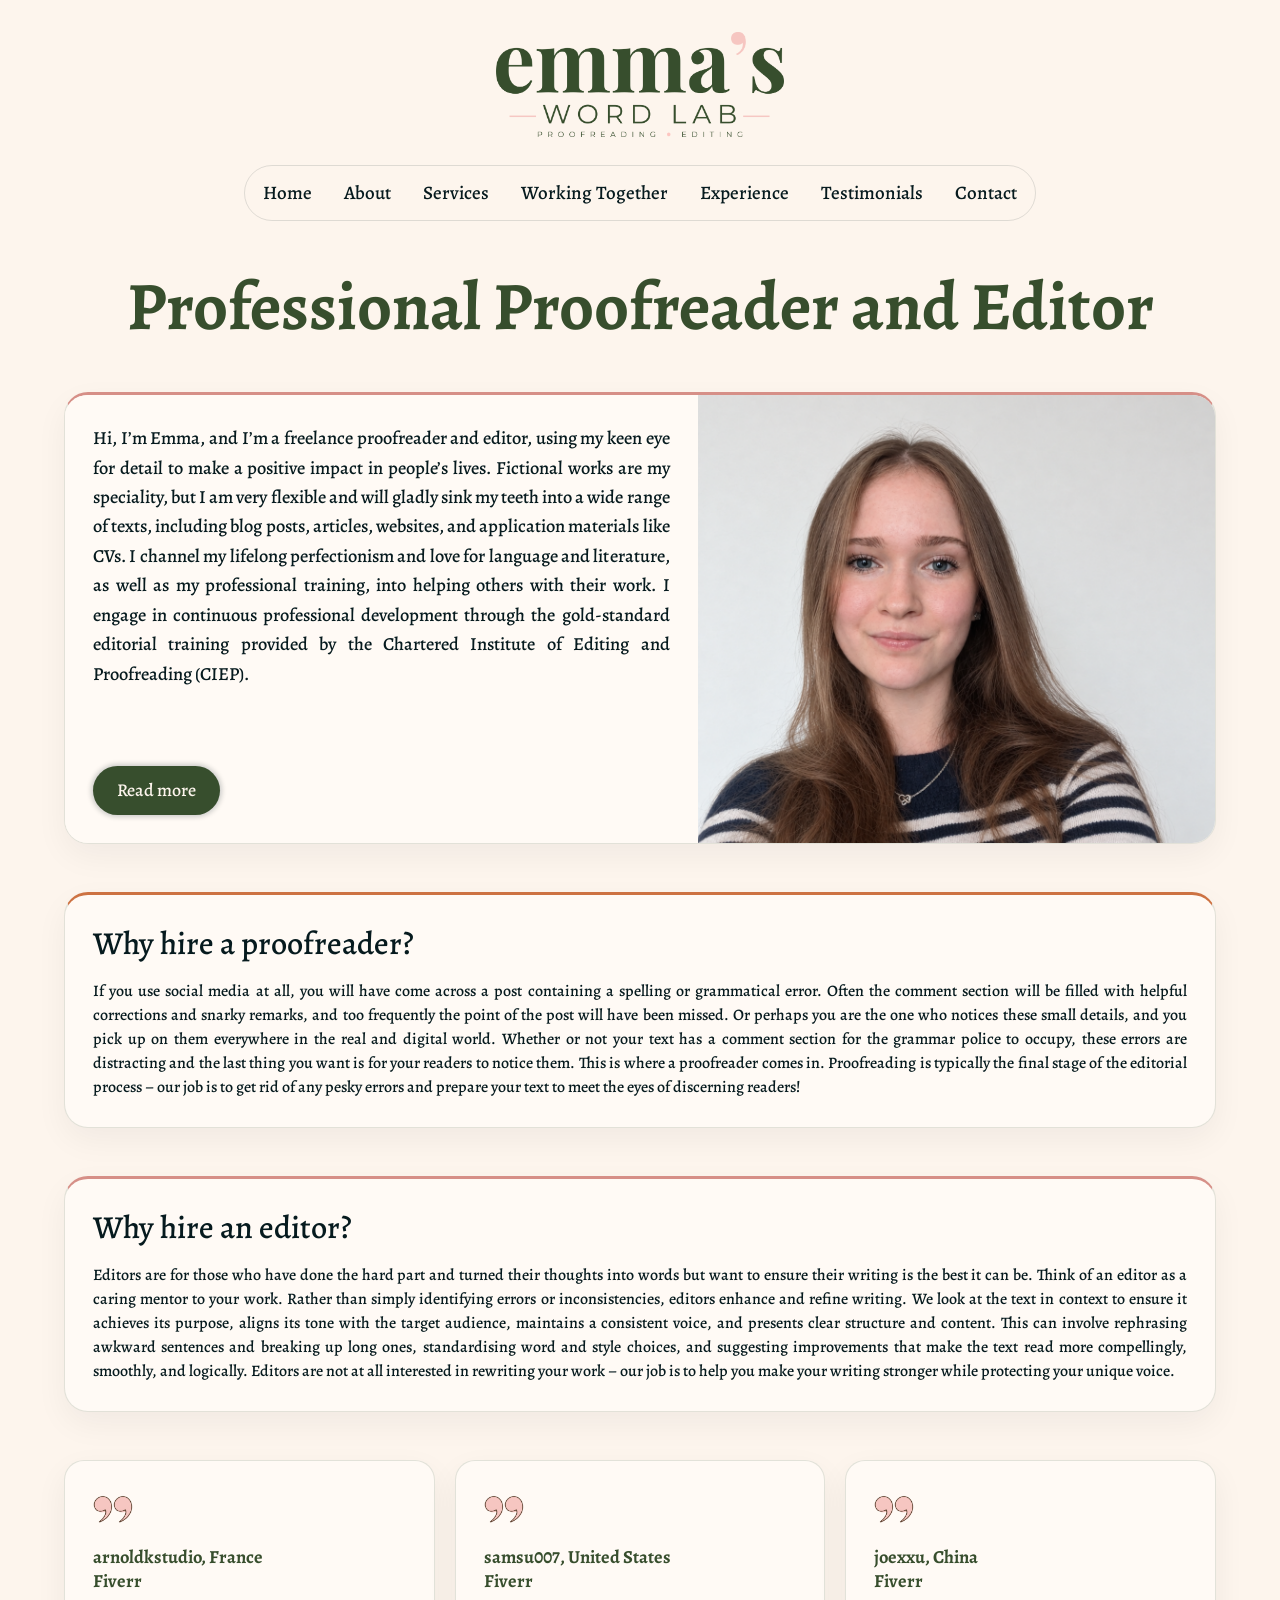
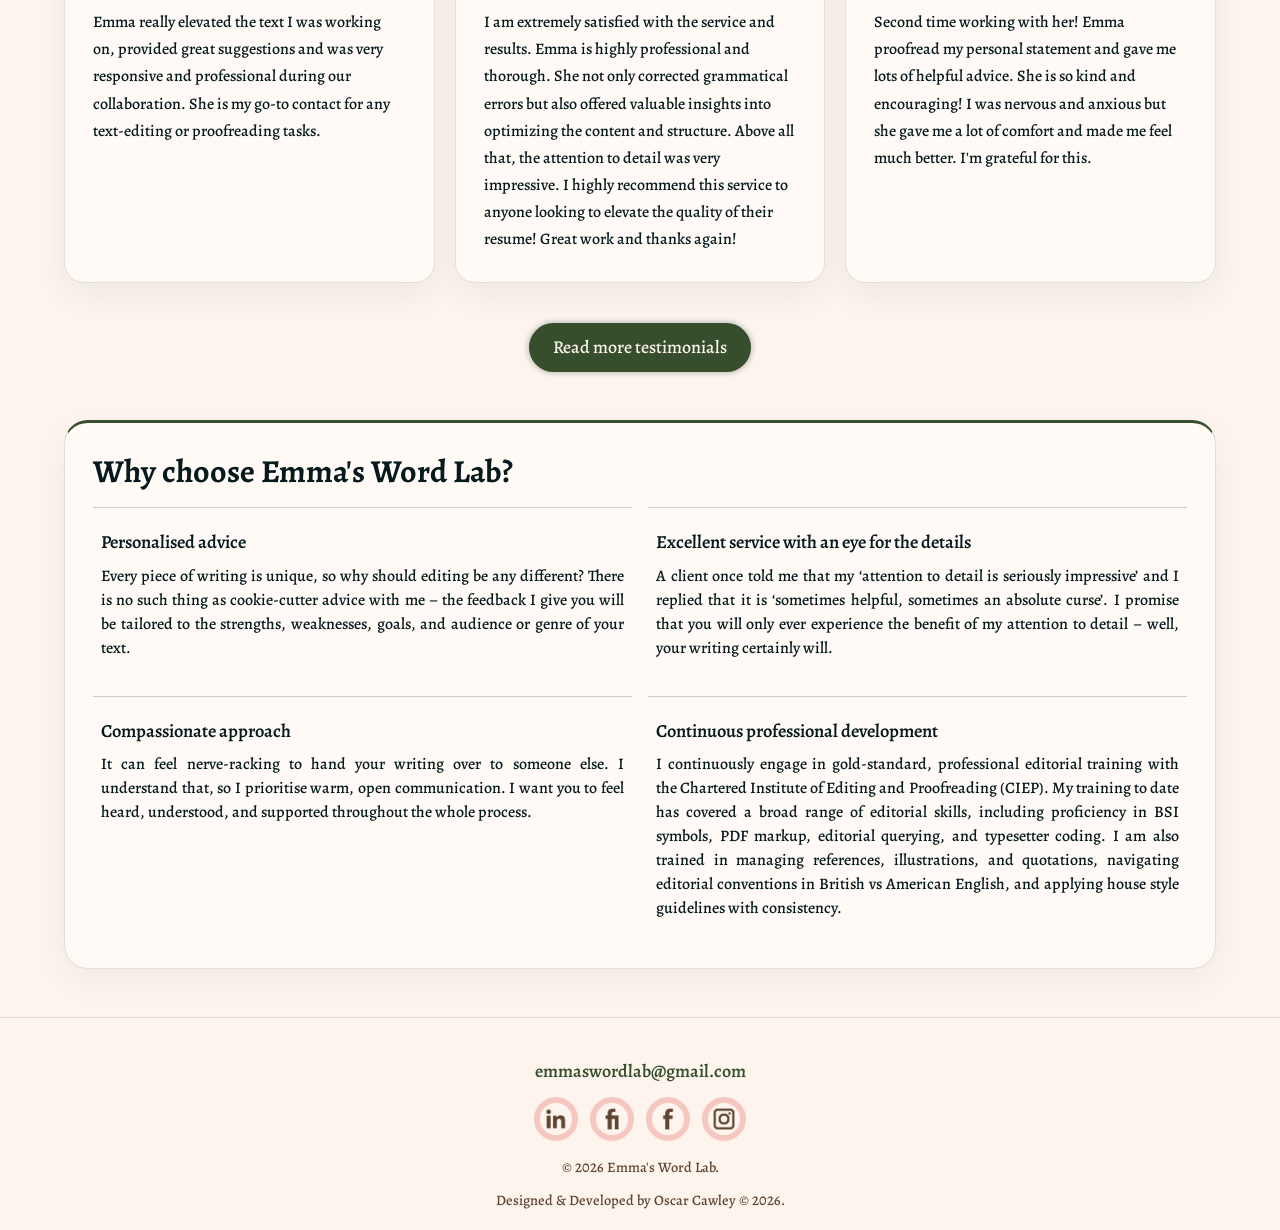
<file: index.html>
<!DOCTYPE html>
<html lang="en">

<head>
    <meta charset="UTF-8">
    <meta name="viewport" content="width=device-width, initial-scale=1.0">

    <!-- Primary Meta Tags -->
    <title>Home | Emma's Word Lab | Professional CV Editing Service</title>
    <meta name="description" content="Emma is a freelance proofreader and editor providing writers with high-quality, affordable editorial support.">
    <link rel="canonical" href="https://emmaswordlab.com/">
    <link rel="icon" type="image/x-icon" href="images/favicon.png">

    <!-- Open Graph / Facebook -->
    <meta property="og:type" content="website">
    <meta property="og:url" content="https://emmaswordlab.com/">
    <meta property="og:title" content="Emma's Word Lab | Professional CV Editing Service">
    <meta property="og:description" content="Emma is a freelance proofreader and editor providing writers with high-quality, affordable editorial support.">
    <meta property="og:image" content="https://emmaswordlab.com/images/logo.png">

    <!-- Twitter -->
    <meta name="twitter:card" content="summary_large_image">
    <meta name="twitter:url" content="https://emmaswordlab.com/">
    <meta name="twitter:title" content="Emma's Word Lab | Professional CV Editing Service">
    <meta name="twitter:description" content="Emma is a freelance proofreader and editor providing writers with high-quality, affordable editorial support.">
    <meta name="twitter:image" content="https://emmaswordlab.com/images/logo.png">

    <!-- Fonts -->
    <link rel="stylesheet" href="https://fonts.googleapis.com/css2?family=Alegreya:ital,wght@0,400..900;1,400..900&display=swap">

    <!-- Stylesheets -->
    <link rel="stylesheet" href="css/base.css">
    <link rel="stylesheet" href="css/index.css">

    <!-- Structured Data: Organization + Person + WebPage -->
    <script type="application/ld+json">
    {
      "@context": "https://schema.org",
      "@graph": [
        {
          "@type": "Organization",
          "name": "Emma's Word Lab",
          "url": "https://emmaswordlab.com",
          "logo": "https://emmaswordlab.com/images/logo.png",
          "sameAs": [
            "https://www.linkedin.com/company/91634953/",
            "https://www.fiverr.com/emmalouiseeee",
            "https://www.facebook.com/emmaswordlab",
            "https://www.instagram.com/emmaswordlab/"
          ]
        },
        {
          "@type": "Person",
          "name": "Emma",
          "jobTitle": "Freelance Proofreader and Copyeditor",
          "worksFor": {
            "@type": "Organization",
            "name": "Emma's Word Lab"
          },
          "alumniOf": {
            "@type": "CollegeOrUniversity",
            "name": "Lancaster University"
          },
          "sameAs": [
            "https://www.linkedin.com/company/91634953/",
            "https://www.fiverr.com/emmalouiseeee",
            "https://www.facebook.com/emmaswordlab",
            "https://www.instagram.com/emmaswordlab/"
          ]
        },
        {
          "@type": "WebPage",
          "name": "Home | Emma's Word Lab",
          "url": "https://emmaswordlab.com/",
          "description": "Emma is a freelance proofreader and editor providing writers with high-quality, affordable editorial support."
        }
      ]
    }
    </script>
</head>

<body>
    <header>
        <a href="/">
            <img src="images/logo.png" alt="Emma's Word Lab logo">
        </a>

        <nav id="main-nav">
            <ul>
                <li><a href="/">Home</a></li>
                <li><a href="about.html">About</a></li>
                <li><a href="services.html">Services</a></li>
                <li><a href="working-together.html">Working Together</a></li>
                <li><a href="experience.html">Experience</a></li>
                <li><a href="testimonials.html">Testimonials</a></li>
                <li><a href="contact.html">Contact</a></li>
            </ul>
        </nav>

        <input type="checkbox" id="hamburger-input" class="burger-shower">
        <label id="hamburger-menu" for="hamburger-input"></label>

        <nav id="sidebar-menu">
            <h3>MENU</h3>
            <ul>
                <li><a href="/">Home</a></li>
                <li><a href="about.html">About</a></li>
                <li><a href="services.html">Services</a></li>
                <li><a href="working-together.html">Working Together</a></li>
                <li><a href="experience.html">Experience</a></li>
                <li><a href="testimonials.html">Testimonials</a></li>
                <li><a href="contact.html">Contact</a></li>
            </ul>
        </nav>
        <div class="overlay"></div>
    </header>

    <main>
      	<h1>Professional Proofreader and Editor</h1>
        <section id="intro">
            <div>
                <p>Hi, I’m Emma, and I’m a freelance proofreader and editor, using my keen eye for detail to make a positive impact in people’s lives. Fictional works are my speciality, but I am very flexible and will gladly sink my teeth into a wide range of texts, including blog posts, articles, websites, and application materials like CVs. I channel my lifelong perfectionism and love for language and literature, as well as my professional training, into helping others with their work. I engage in continuous professional development through the gold-standard editorial training provided by the Chartered Institute of Editing and Proofreading (CIEP).</p>
                <a href="about.html"><button class="w-button">Read more</button></a>
            </div>
            <img src="images/photo.png" alt="Emma, freelance proofreader and editor">
        </section>

        <section id="why">
            <h2>Why hire a proofreader?</h2>
            <p>If you use social media at all, you will have come across a post containing a spelling or grammatical error. Often the comment section will be filled with helpful corrections and snarky remarks, and too frequently the point of the post will have been missed. Or perhaps you are the one who notices these small details, and you pick up on them everywhere in the real and digital world. Whether or not your text has a comment section for the grammar police to occupy, these errors are distracting and the last thing you want is for your readers to notice them. This is where a proofreader comes in. Proofreading is typically the final stage of the editorial process – our job is to get rid of any pesky errors and prepare your text to meet the eyes of discerning readers!</p>
        </section>

        <section id="why-editor">
            <h2>Why hire an editor?</h2>
            <p>Editors are for those who have done the hard part and turned their thoughts into words but want to ensure their writing is the best it can be. Think of an editor as a caring mentor to your work. Rather than simply identifying errors or inconsistencies, editors enhance and refine writing. We look at the text in context to ensure it achieves its purpose, aligns its tone with the target audience, maintains a consistent voice, and presents clear structure and content. This can involve rephrasing awkward sentences and breaking up long ones, standardising word and style choices, and suggesting improvements that make the text read more compellingly, smoothly, and logically. Editors are not at all interested in rewriting your work – our job is to help you make your writing stronger while protecting your unique voice.</p>
        </section>

        <section id="testimonials">
            <div class="flex">
                <div class="testimonial">
                    <img src="images/quotes.png" alt="Double Quotes">
                    <h3>arnoldkstudio, France<br>Fiverr</h3>
                    <p>Emma really elevated the text I was working on, provided great suggestions and was very responsive and professional during our collaboration. She is my go-to contact for any text-editing or proofreading tasks.</p>
                </div>
                <div class="testimonial">
                    <img src="images/quotes.png" alt="Double Quotes">
                    <h3>samsu007, United States<br>Fiverr</h3>
                    <p>I am extremely satisfied with the service and results. Emma is highly professional and thorough. She not only corrected grammatical errors but also offered valuable insights into optimizing the content and structure. Above all that, the attention to detail was very impressive. I highly recommend this service to anyone looking to elevate the quality of their resume! Great work and thanks again!</p>
                </div>
                <div class="testimonial">
                    <img src="images/quotes.png" alt="Double Quotes">
                    <h3>joexxu, China<br>Fiverr</h3>
                    <p>Second time working with her! Emma proofread my personal statement and gave me lots of helpful advice. She is so kind and encouraging! I was nervous and anxious but she gave me a lot of comfort and made me feel much better. I'm grateful for this.</p>
                </div>
            </div>
            <a href="testimonials.html"><button class="w-button">Read more testimonials</button></a>
        </section>

        <section id="info">
            <div>
                <h2>Why choose <span>Emma's Word Lab?</span></h2>
                <ul>
                    <li class="info-card">
                        <p class="lead">Personalised advice</p>
                        <p class="bullet">Every piece of writing is unique, so why should editing be any different? There is no such thing as cookie-cutter advice with me – the feedback I give you will be tailored to the strengths, weaknesses, goals, and audience or genre of your text.</p>
                    </li>
                    <li class="info-card">
                        <p class="lead">Excellent service with an eye for the details</p>
                        <p class="bullet">A client once told me that my ‘attention to detail is seriously impressive’ and I replied that it is ‘sometimes helpful, sometimes an absolute curse’. I promise that you will only ever experience the benefit of my attention to detail – well, your writing certainly will.</p>
                    </li>
                    <li class="info-card">
                        <p class="lead">Compassionate approach</p>
                        <p class="bullet">It can feel nerve-racking to hand your writing over to someone else. I understand that, so I prioritise warm, open communication. I want you to feel heard, understood, and supported throughout the whole process.</p>
                    </li>
                    <li class="info-card">
                        <p class="lead">Continuous professional development</p>
                        <p class="bullet">I continuously engage in gold-standard, professional editorial training with the Chartered Institute of Editing and Proofreading (CIEP). My training to date has covered a broad range of editorial skills, including proficiency in BSI symbols, PDF markup, editorial querying, and typesetter coding. I am also trained in managing references, illustrations, and quotations, navigating editorial conventions in British vs American English, and applying house style guidelines with consistency.</p>
                    </li>
                </ul>
            </div>
            
        </section>
    </main>

    <footer>
        <a class="hyperlink" href="mailto:emmaswordlab@gmail.com">emmaswordlab@gmail.com</a>
        <div>
            <a href="https://www.linkedin.com/company/91634953/" target="_blank"><img src="images/linkedin.png" alt="LinkedIn" loading="lazy"></a>
            <a href="https://www.fiverr.com/emmalouiseeee" target="_blank" rel="noopener"><img src="images/fiverr.png" alt="Fiverr" loading="lazy"></a>
            <a href="https://www.facebook.com/emmaswordlab" target="_blank" rel="noopener"><img src="images/facebook.png" alt="Facebook" loading="lazy"></a>
            <a href="https://www.instagram.com/emmaswordlab/" target="_blank" rel="noopener"><img src="images/instagram.png" alt="Instagram" loading="lazy"></a>
        </div>
        <p>© 2026 Emma's Word Lab.</p>
        <p>Designed & Developed by Oscar Cawley © 2026.</p>
    </footer>

    <script src="misc/script.js"></script>
</body>

</html>
</file>
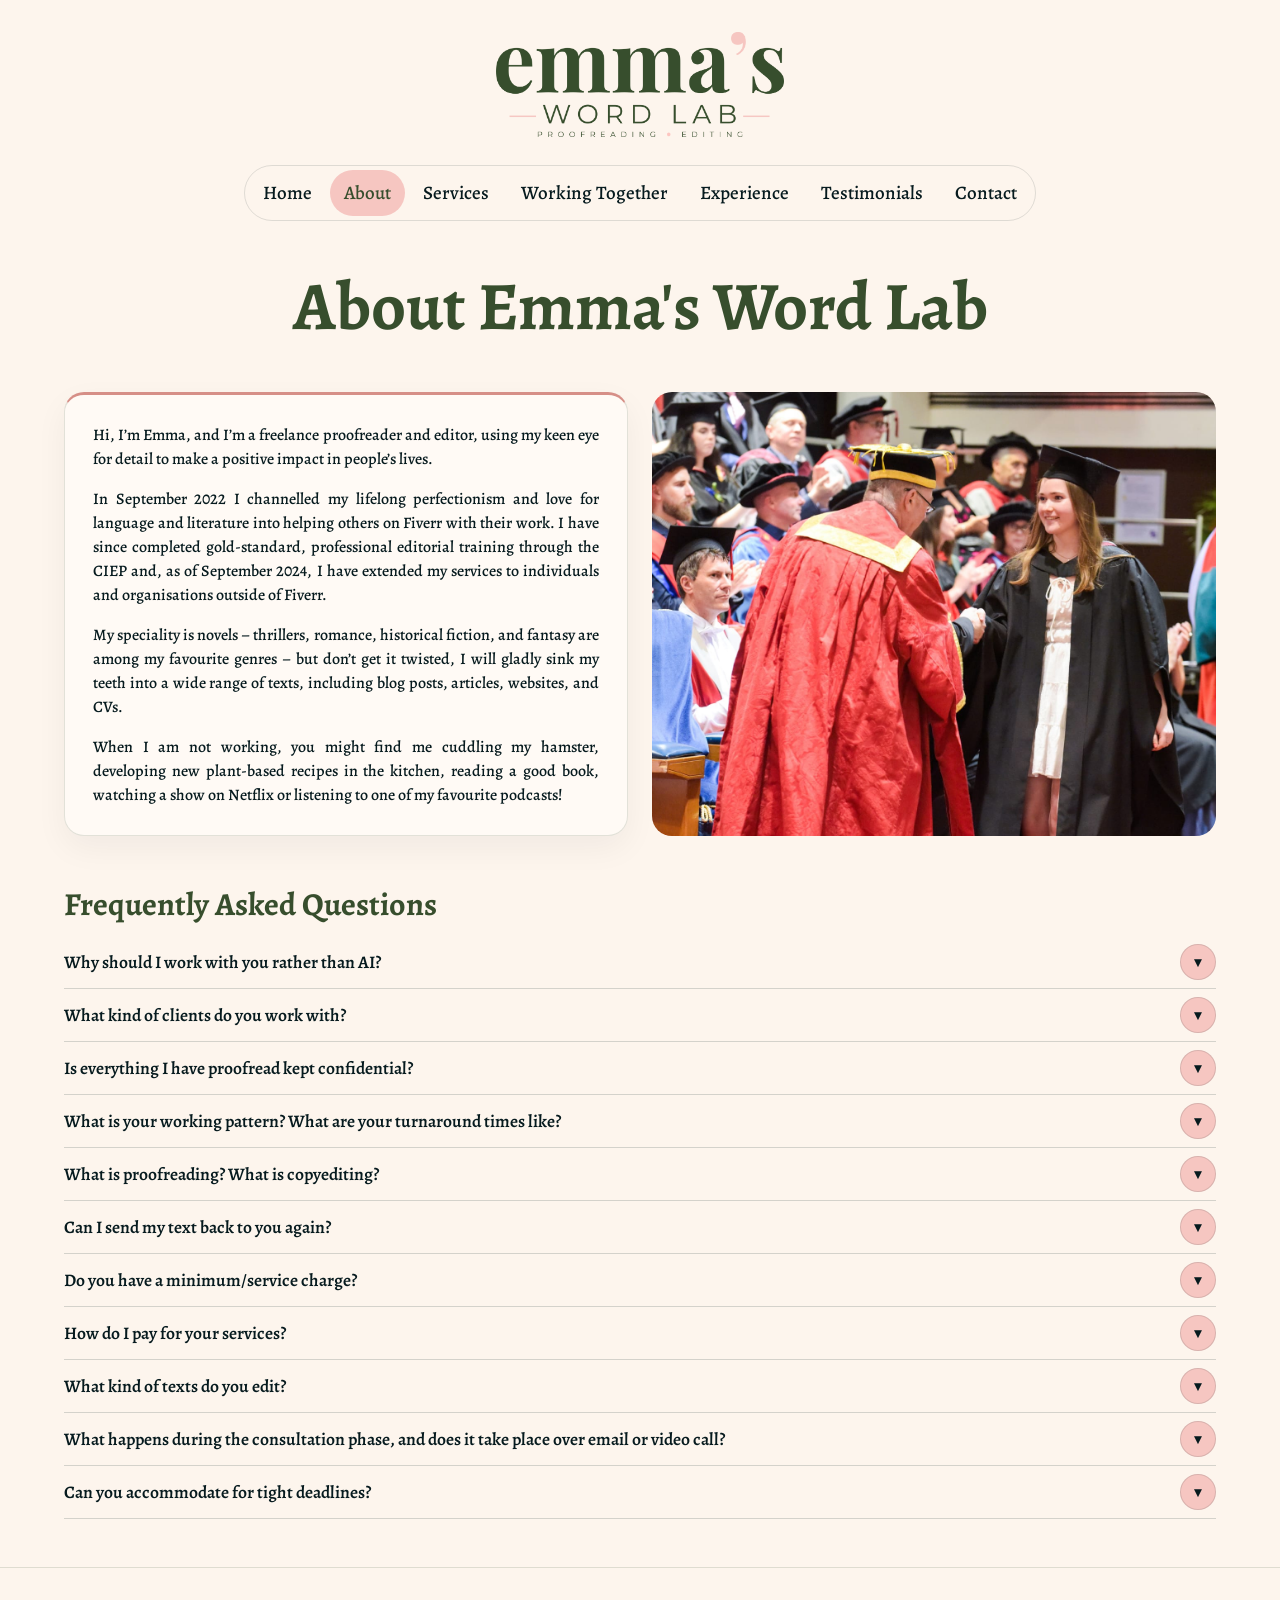
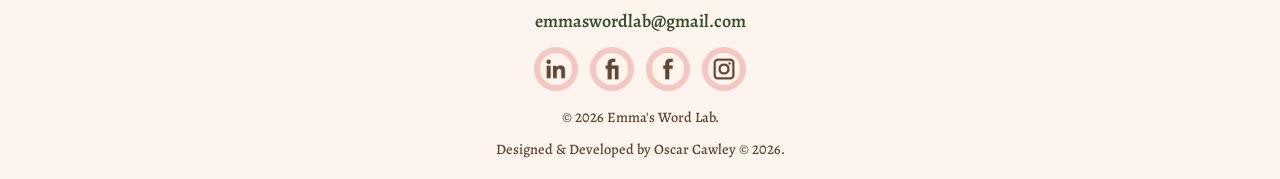
<file: about.html>
<!DOCTYPE html>
<html lang="en">

<head>
    <meta charset="UTF-8">
    <meta name="viewport" content="width=device-width, initial-scale=1.0">

    <!-- Primary Meta Tags -->
    <title>About | Proofreading & Editing | Emma's Word Lab</title>
    <meta name="description" content="Get your text professionally proofread or edited by an experienced editor. Visit the FAQ section to learn more.">
    <link rel="canonical" href="https://emmaswordlab.com/about.html">
    <link rel="icon" type="image/x-icon" href="images/favicon.png">

    <!-- Open Graph / Facebook -->
    <meta property="og:type" content="website">
    <meta property="og:url" content="https://emmaswordlab.com/about.html">
    <meta property="og:title" content="About Emma's Word Lab | Professional Proofreading & Editing">
    <meta property="og:description" content="Get your text professionally proofread or edited by an experienced editor. Visit the FAQ section to learn more.">
    <meta property="og:image" content="https://emmaswordlab.com/images/logo.png">

    <!-- Twitter -->
    <meta name="twitter:card" content="summary_large_image">
    <meta name="twitter:url" content="https://emmaswordlab.com/about.html">
    <meta name="twitter:title" content="About Emma's Word Lab | Professional Proofreading & Editing">
    <meta name="twitter:description" content="Get your text professionally proofread or edited by an experienced editor. Visit the FAQ section to learn more.">
    <meta name="twitter:image" content="https://emmaswordlab.com/images/logo.png">

    <!-- Stylesheets -->
    <link rel="stylesheet" href="css/base.css">
    <link rel="stylesheet" href="css/about.css">

    <!-- Structured Data -->
    <script type="application/ld+json">
    {
      "@context": "https://schema.org",
      "@graph": [
        {
          "@type": "Organization",
          "name": "Emma's Word Lab",
          "url": "https://emmaswordlab.com",
          "logo": "https://emmaswordlab.com/images/logo.png",
          "sameAs": [
            "https://www.linkedin.com/company/91634953/",
            "https://www.fiverr.com/emmalouiseeee",
            "https://www.facebook.com/emmaswordlab",
            "https://www.instagram.com/emmaswordlab/"
          ]
        },
        {
          "@type": "Person",
          "name": "Emma",
          "jobTitle": "Freelance Proofreader and Copyeditor",
          "worksFor": {
            "@type": "Organization",
            "name": "Emma's Word Lab"
          },
          "alumniOf": {
            "@type": "CollegeOrUniversity",
            "name": "Lancaster University"
          },
          "sameAs": [
            "https://www.linkedin.com/company/91634953/",
            "https://www.fiverr.com/emmalouiseeee",
            "https://www.facebook.com/emmaswordlab",
            "https://www.instagram.com/emmaswordlab/"
          ]
        },
        {
          "@type": "WebPage",
          "name": "About Emma's Word Lab",
          "url": "https://emmaswordlab.com/about.html",
          "description": "Learn about Emma's Word Lab, a professional proofreader and editor.",
          "publisher": {
            "@type": "Organization",
            "name": "Emma's Word Lab",
            "logo": {
              "@type": "ImageObject",
              "url": "https://emmaswordlab.com/images/logo.png"
            }
          }
        },
        {
          "@type": "FAQPage",
          "mainEntity": [
            {
              "@type": "Question",
              "name": "Why should I work with you rather than AI?",
              "acceptedAnswer": {
                "@type": "Answer",
                "text": "If you value human creativity, care, and collaboration. On a more practical note, while AI can spark inspiration and save you lots of time, it lacks a natural human voice. Working with a real human editor allows you to be confident that your work is the best it can be and that it sounds original."
              }
            },
            {
              "@type": "Question",
              "name": "What kind of clients do you work with?",
              "acceptedAnswer": {
                "@type": "Answer",
                "text": "I specialise in partnering with individuals to make a positive impact in people's lives. Whether that is by assisting a creative with their self-published novel, a recent graduate looking to secure their first job with their CV, or a self-employed professional with their website content, I am passionate about helping people through my work. That said, I also collaborate frequently with indie publishing companies who outsource fiction editing to freelancers, and I am open to working with any business or non-profit organisation that shares my values."
              }
            },
            {
              "@type": "Question",
              "name": "Is everything I have proofread kept confidential?",
              "acceptedAnswer": {
                "@type": "Answer",
                "text": "Absolutely, yes. I value integrity and trust very highly. You can rest assured that any personal or sensitive information, as well as any unpublished content, goes no further than my eyes, and I use it for no further purpose than helping you. If I am given express and written permission to, I may share your text (with any personal details and sensitive information redacted) as a sample of my work."
              }
            },
            {
              "@type": "Question",
              "name": "What is your working pattern? What are your turnaround times like?",
              "acceptedAnswer": {
                "@type": "Answer",
                "text": "As a freelancer, my working pattern is highly flexible. I also pride myself on prompt communication and respond to messages as soon as I can! My turnaround times vary based on the complexity and length of the text, as well as my workload, but I always provide an estimated delivery time after reviewing the material. Typically, an 80,000-word novel will be returned within 6 weeks and a 600-word CV will be returned within 3 days."
              }
            },
            {
              "@type": "Question",
              "name": "What is proofreading? What is copyediting?",
              "acceptedAnswer": {
                "@type": "Answer",
                "text": "The definitions of editorial services can differ due to variations in content type, client, and specialisation, but here is the general distinction I make between proofreading and editing. A proofreader fixes errors and inconsistencies in a text, including those related to grammar, punctuation, spelling, sentence structure, and word choice. An editor looks at the text in context to ensure it achieves its purpose, aligns its tone with the target audience, maintains a consistent voice, and presents clear structure and content. Editing can involve rephrasing awkward sentences and breaking up long ones, standardising word and style choices, and suggesting improvements that make the text read more compellingly, smoothly, and logically. Simply put, a proofreader helps make sure your writing is right, whereas an editor helps you make your writing better."
              }
            },
            {
              "@type": "Question",
              "name": "Can I send my text back to you again?",
              "acceptedAnswer": {
                "@type": "Answer",
                "text": "Yes. Depending on the project, I often offer a free second or final pass. That is, after you have revised your work in accordance with my edits and comments, you can send your text back to me and I can review it another time. This read-through will not be as in-depth as the original, but it is carried out in order to catch any remaining errors, or even errors that have been introduced during the revision process. As a result, we can both rest assured that nothing has slipped through the cracks!"
              }
            },
            {
              "@type": "Question",
              "name": "Do you have a minimum/service charge?",
              "acceptedAnswer": {
                "@type": "Answer",
                "text": "The size of a project has no bearing on its importance, so I do not have a minimum charge. However, where possible, it is appreciated if small projects can be grouped together to minimise the time taken on their associated responsibilities (e.g. consultations, invoicing admin)."
              }
            },
            {
              "@type": "Question",
              "name": "How do I pay for your services?",
              "acceptedAnswer": {
                "@type": "Answer",
                "text": "I will issue an invoice as soon as the project is complete. This invoice will contain details on how payment can be made. Payment must be made within 30 days of receiving the invoice."
              }
            },
            {
              "@type": "Question",
              "name": "What kind of texts do you edit?",
              "acceptedAnswer": {
                "@type": "Answer",
                "text": "I specialise in works of fiction, but flexibility and adaptability are my strong suits, and I have years of experience editing various types of texts, including blog posts, articles, websites, CVs, cover letters, and personal statements."
              }
            },
            {
              "@type": "Question",
              "name": "What happens during the consultation phase, and does it take place over email or video call?",
              "acceptedAnswer": {
                "@type": "Answer",
                "text": "Most, if not all, the information that I will need to get started on a project is outlined on my ‘Working Together’ page, and during consultation I will ensure that we are both clear on all of these points (like language, expectations, etc.), as well as the price and timeline for the project. I generally conduct all communication over email. However, if you wish to schedule a video call for a longer project, this can certainly be arranged!"
              }
            },
            {
              "@type": "Question",
              "name": "Can you accommodate for tight deadlines?",
              "acceptedAnswer": {
                "@type": "Answer",
                "text": "I do accept projects with tight deadlines when my workload allows me to. I may charge an ‘express delivery’ fee."
              }
            }
          ]
        }
      ]
    }
    </script>
</head>

<body>

<header>
    <a href="/">
        <img src="images/logo.png" alt="Emma's Word Lab logo">
    </a>

    <nav id="main-nav">
        <ul>
            <li><a href="/">Home</a></li>
            <li><a href="about.html">About</a></li>
            <li><a href="services.html">Services</a></li>
            <li><a href="working-together.html">Working Together</a></li>
            <li><a href="experience.html">Experience</a></li>
            <li><a href="testimonials.html">Testimonials</a></li>
            <li><a href="contact.html">Contact</a></li>
        </ul>
    </nav>

    <input type="checkbox" id="hamburger-input" class="burger-shower">
    <label id="hamburger-menu" for="hamburger-input"></label>

    <nav id="sidebar-menu">
        <h3>MENU</h3>
        <ul>
            <li><a href="/">Home</a></li>
            <li><a href="about.html">About</a></li>
            <li><a href="services.html">Services</a></li>
            <li><a href="working-together.html">Working Together</a></li>
            <li><a href="experience.html">Experience</a></li>
            <li><a href="testimonials.html">Testimonials</a></li>
            <li><a href="contact.html">Contact</a></li>
        </ul>
    </nav>
    <div class="overlay"></div>
</header>

<main>
    <h1>About Emma's Word Lab</h1>
    <section id="about">
        <div class="flex-row">
                <div class="nested-flex">
                    <div id="pink" class="textbox">
                        <p>Hi, I’m Emma, and I’m a freelance proofreader and editor, using my keen eye for detail to make a positive impact in people’s lives.</p>
                        <p>In September 2022 I channelled my lifelong perfectionism and love for language and literature into helping others on Fiverr with their work. I have since completed gold-standard, professional editorial training through the CIEP and, as of September 2024, I have extended my services to individuals and organisations outside of Fiverr.</p>
                        <p>My speciality is novels – thrillers, romance, historical fiction, and fantasy are among my favourite genres – but don’t get it twisted, I will gladly sink my teeth into a wide range of texts, including blog posts, articles, websites, and CVs.</p>
                        <p>When I am not working, you might find me cuddling my hamster, developing new plant-based recipes in the kitchen, reading a good book, watching a show on Netflix or listening to one of my favourite podcasts!</p>
                    </div>
                </div>
                <div class="nested-flex">
                    <img src="images/graduation.png"
                        alt="Emma, a smiling brown-haired girl in a white dress and black robes, walking across the stage and shaking hands with a man at her graduation ceremony"
                        id="grad"
                        loading="lazy">
                </div>
            </div>
    </section>

    <section id="faq">
        <h2>Frequently Asked Questions</h2>

            <div class="dropdown">
                <div>
                    <h3>Why should I work with you rather than AI?</h3>
                    <button id="arrow-1" class="dropdown-arrow" onclick="toggleDropdown(1)">&#9660;</button>
                </div>
                <p id="dropdown-content-1" class="dropdown-content">If you value human creativity, care, and collaboration.<br><br>On a more practical note, while AI can spark inspiration and save you lots of time, it lacks a natural human voice. Working with a real human editor allows you to be confident that your work is the best it can be and that it sounds original.</p>
            </div>

            <div class="dropdown">
                <div>
                    <h3>What kind of clients do you work with?</h3>
                    <button id="arrow-3" class="dropdown-arrow" onclick="toggleDropdown(3)">&#9660;</button>
                </div>
                <p id="dropdown-content-3" class="dropdown-content">I specialise in partnering with individuals to make a positive impact in people's lives. Whether that is by assisting a creative with their self-published novel, a recent graduate looking to secure their first job with their CV, or a self-employed professional with their website content, I am passionate about helping people through my work. That said, I also collaborate frequently with indie publishing companies who outsource fiction editing to freelancers, and I am open to working with any business or non-profit organisation that shares my values.</p>
            </div>

            <div class="dropdown">
                <div>
                    <h3>Is everything I have proofread kept confidential?</h3>
                    <button id="arrow-4" class="dropdown-arrow" onclick="toggleDropdown(4)">&#9660;</button>
                </div>
                <p id="dropdown-content-4" class="dropdown-content">Absolutely, yes. I value integrity and trust very highly. You can rest assured that any personal or sensitive information, as well as any unpublished content, goes no further than my eyes, and I use it for no further purpose than helping you. If I am given express and written permission to, I may share your text (with any personal details and sensitive information redacted) as a sample of my work.</p>
            </div>

            <div class="dropdown">
                <div>
                    <h3>What is your working pattern? What are your turnaround times like?</h3>
                    <button id="arrow-6" class="dropdown-arrow" onclick="toggleDropdown(6)">&#9660;</button>
                </div>
                <p id="dropdown-content-6" class="dropdown-content">As a freelancer, my working pattern is highly flexible. I also pride myself on prompt communication and respond to messages as soon as I can!<br><br>My turnaround times vary based on the complexity and length of the text, as well as my workload, but I always provide an estimated delivery time after reviewing the material. Typically, an 80,000-word novel will be returned within 6 weeks and a 600-word CV will be returned within 3 days.</p>
            </div>

            <div class="dropdown">
                <div>
                    <h3>What is proofreading? What is copyediting?</h3>
                    <button id="arrow-7" class="dropdown-arrow" onclick="toggleDropdown(7)">&#9660;</button>
                </div>
                <p id="dropdown-content-7" class="dropdown-content">The definitions of editorial services can differ due to variations in content type, client, and specialisation, but here is the general distinction I make between proofreading and editing.<br><br>A proofreader fixes errors and inconsistencies in a text, including those related to grammar, punctuation, spelling, sentence structure, and word choice. An editor looks at the text in context to ensure it achieves its purpose, aligns its tone with the target audience, maintains a consistent voice, and presents clear structure and content. Editing can involve rephrasing awkward sentences and breaking up long ones, standardising word and style choices, and suggesting improvements that make the text read more compellingly, smoothly, and logically.<br><br>Simply put, a proofreader helps make sure your writing is <i>right</i>, whereas an editor helps you make your writing <i>better</i>.</p>
            </div>

            <div class="dropdown">
                <div>
                    <h3>Can I send my text back to you again?</h3>
                    <button id="arrow-8" class="dropdown-arrow" onclick="toggleDropdown(8)">&#9660;</button>
                </div>
                <p id="dropdown-content-8" class="dropdown-content">Yes. Depending on the project, I often offer a free second or final pass. That is, after you have revised your work in accordance with my edits and comments, you can send your text back to me and I can review it another time. This read-through will not be as in-depth as the original, but it is carried out in order to catch any remaining errors, or even errors that have been introduced during the revision process. As a result, we can both rest assured that nothing has slipped through the cracks!</p>
            </div>

            <div class="dropdown">
                <div>
                    <h3>Do you have a minimum/service charge?</h3>
                    <button id="arrow-10" class="dropdown-arrow" onclick="toggleDropdown(10)">&#9660;</button>
                </div>
                <p id="dropdown-content-10" class="dropdown-content">The size of a project has no bearing on its importance, so I do not have a minimum charge. However, where possible, it is appreciated if small projects can be grouped together to minimise the time taken on their associated responsibilities (e.g. consultations, invoicing admin).</p>
            </div>

            <div class="dropdown">
                <div>
                    <h3>How do I pay for your services?</h3>
                    <button id="arrow-11" class="dropdown-arrow" onclick="toggleDropdown(11)">&#9660;</button>
                </div>
                <p id="dropdown-content-11" class="dropdown-content">I will issue an invoice as soon as the project is complete. This invoice will contain details on how payment can be made. Payment must be made within 30 days of receiving the invoice.</p>
            </div>

            <div class="dropdown">
                <div>
                    <h3>What kind of texts do you edit?</h3>
                    <button id="arrow-12" class="dropdown-arrow" onclick="toggleDropdown(12)">&#9660;</button>
                </div>
                <p id="dropdown-content-12" class="dropdown-content">I specialise in works of fiction, but flexibility and adaptability are my strong suits, and I have years of experience editing various types of texts, including blog posts, articles, websites, CVs, cover letters, and personal statements.</p>
            </div>

            <div class="dropdown">
                <div>
                    <h3>What happens during the consultation phase, and does it take place over email or video call?</h3>
                    <button id="arrow-13" class="dropdown-arrow" onclick="toggleDropdown(13)">&#9660;</button>
                </div>
                <p id="dropdown-content-13" class="dropdown-content">Most, if not all, the information that I will need to get started on a project is outlined on my ‘Working Together’ page, and during consultation I will ensure that we are both clear on all of these points (like language, expectations, etc.), as well as the price and timeline for the project.<br><br>I generally conduct all communication over email. However, if you wish to schedule a video call for a longer project, this can certainly be arranged!</p>
            </div>

            <div class="dropdown">
                <div>
                    <h3>Can you accommodate for tight deadlines?</h3>
                    <button id="arrow-14" class="dropdown-arrow" onclick="toggleDropdown(14)">&#9660;</button>
                </div>
                <p id="dropdown-content-14" class="dropdown-content">I do accept projects with tight deadlines when my workload allows me to. I may charge an ‘express delivery’ fee.</p>
            </div>

        </section>
    </main>

    <footer>
        <a class="hyperlink" href="mailto:emmaswordlab@gmail.com">emmaswordlab@gmail.com</a>
        <div>
            <a href="https://www.linkedin.com/company/91634953/" target="_blank"><img src="images/linkedin.png" alt="LinkedIn" loading="lazy"></a>
            <a href="https://www.fiverr.com/emmalouiseeee" target="_blank" rel="noopener"><img src="images/fiverr.png" alt="Fiverr" loading="lazy"></a>
            <a href="https://www.facebook.com/emmaswordlab" target="_blank" rel="noopener"><img src="images/facebook.png" alt="Facebook" loading="lazy"></a>
            <a href="https://www.instagram.com/emmaswordlab/" target="_blank" rel="noopener"><img src="images/instagram.png" alt="Instagram" loading="lazy"></a>
        </div>
        <p>© 2026 Emma's Word Lab.</p>
        <p>Designed & Developed by Oscar Cawley © 2026.</p>
    </footer>

    <script src="misc/script.js"></script>

</body>
</html>
</file>
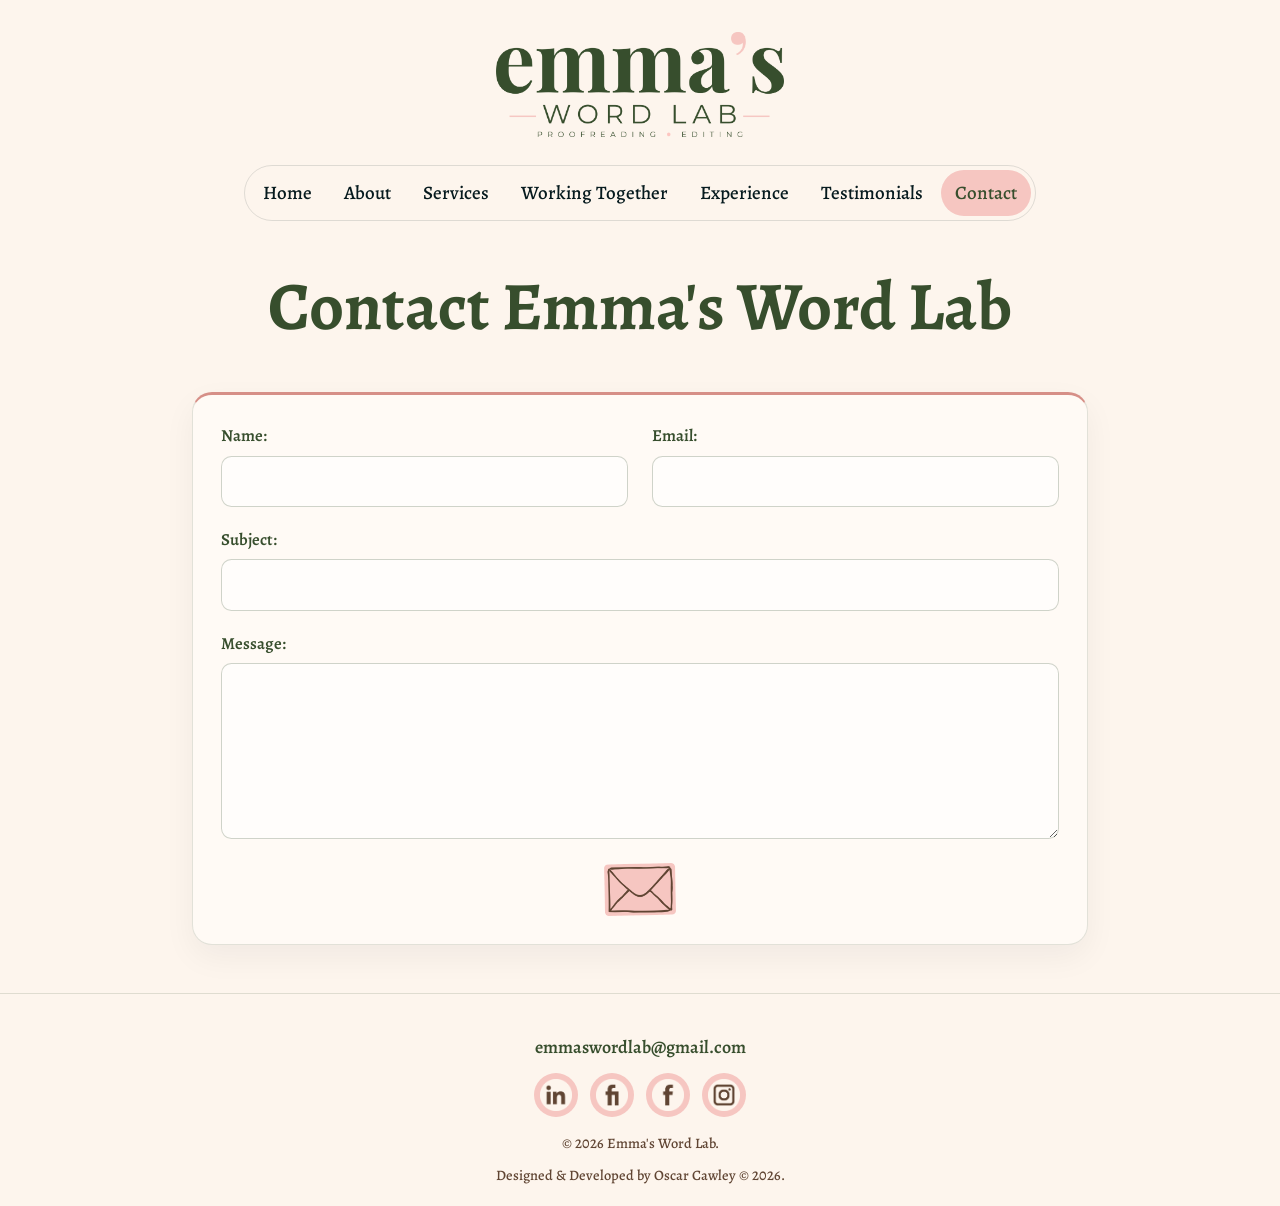
<file: contact.html>
<!DOCTYPE html>
<html lang="en">

<head>
    <meta charset="UTF-8">
    <meta name="viewport" content="width=device-width, initial-scale=1.0">

    <!-- Primary Meta Tags -->
    <title>Contact | Proofreading & Editing | Emma's Word Lab</title>
    <meta name="description" content="Ready for professional proofreading or editing of your novel, article, blog post, website, CV, or cover letter? Get in touch.">
    <link rel="canonical" href="https://emmaswordlab.com/contact.html">
    <link rel="icon" type="image/x-icon" href="images/favicon.png">

    <!-- Open Graph / Facebook -->
    <meta property="og:type" content="website">
    <meta property="og:url" content="https://emmaswordlab.com/contact.html">
    <meta property="og:title" content="Contact Emma's Word Lab | Professional Proofreading & Editing">
    <meta property="og:description" content="Ready for professional proofreading or editing of your novel, article, blog post, website, CV, or cover letter? Get in touch.">
    <meta property="og:image" content="https://emmaswordlab.com/images/logo.png">

    <!-- Twitter -->
    <meta name="twitter:card" content="summary_large_image">
    <meta name="twitter:url" content="https://emmaswordlab.com/contact.html">
    <meta name="twitter:title" content="Contact Emma's Word Lab | Professional Proofreading & Editing">
    <meta name="twitter:description" content="Ready for professional proofreading or editing of your novel, article, blog post, website, CV, or cover letter? Get in touch.">
    <meta name="twitter:image" content="https://emmaswordlab.com/images/logo.png">

    <!-- Fonts -->
    <link rel="stylesheet" href="https://fonts.googleapis.com/css2?family=Alegreya:ital,wght@0,400..900;1,400..900&display=swap">

    <!-- Stylesheets -->
    <link rel="stylesheet" href="css/base.css">
    <link rel="stylesheet" href="css/contact.css">

    <!-- Structured Data: Organization + ContactPage + WebPage -->
    <script type="application/ld+json">
    {
      "@context": "https://schema.org",
      "@graph": [
        {
          "@type": "Organization",
          "name": "Emma's Word Lab",
          "url": "https://emmaswordlab.com",
          "logo": "https://emmaswordlab.com/images/logo.png",
          "sameAs": [
            "https://www.linkedin.com/company/91634953/",
            "https://www.fiverr.com/emmalouiseeee",
            "https://www.facebook.com/emmaswordlab",
            "https://www.instagram.com/emmaswordlab/"
          ]
        },
        {
          "@type": "ContactPage",
          "name": "Contact Emma's Word Lab",
          "url": "https://emmaswordlab.com/contact.html",
          "contactPoint": {
            "@type": "ContactPoint",
            "contactType": "customer support",
            "email": "emmaswordlab@gmail.com"
          }
        },
        {
          "@type": "WebPage",
          "name": "Contact Emma's Word Lab",
          "url": "https://emmaswordlab.com/contact.html",
          "description": "Ready for professional proofreading or editing of your novel, article, blog post, website, CV, or cover letter? Get in touch.",
          "publisher": {
            "@type": "Organization",
            "name": "Emma's Word Lab",
            "logo": {
              "@type": "ImageObject",
              "url": "https://emmaswordlab.com/images/logo.png"
            }
          }
        }
      ]
    }
    </script>

</head>

<body>
    <header>
        <a href="/">
            <img src="images/logo.png" alt="Emma's Word Lab logo">
        </a>

        <nav id="main-nav">
            <ul>
                <li><a href="/">Home</a></li>
                <li><a href="about.html">About</a></li>
                <li><a href="services.html">Services</a></li>
                <li><a href="working-together.html">Working Together</a></li>
                <li><a href="experience.html">Experience</a></li>
                <li><a href="testimonials.html">Testimonials</a></li>
                <li><a href="contact.html">Contact</a></li>
            </ul>
        </nav>

        <input type="checkbox" id="hamburger-input" class="burger-shower">
        <label id="hamburger-menu" for="hamburger-input"></label>

        <nav id="sidebar-menu">
            <h3>MENU</h3>
            <ul>
                <li><a href="/">Home</a></li>
                <li><a href="about.html">About</a></li>
                <li><a href="services.html">Services</a></li>
                <li><a href="working-together.html">Working Together</a></li>
                <li><a href="experience.html">Experience</a></li>
                <li><a href="testimonials.html">Testimonials</a></li>
                <li><a href="contact.html">Contact</a></li>
            </ul>
        </nav>
        <div class="overlay"></div>
    </header>

    <main>
        <h1>Contact Emma's Word Lab</h1>

        <section id="form">
            <form action="https://formsubmit.co/emmaswordlab@gmail.com" method="POST">
                <div class="form-field">
                    <label for="name">Name:</label>
                    <input type="text" id="name" name="name" required>
                </div>
                <div class="form-field">
                    <label for="email">Email:</label>
                    <input type="email" id="email" name="email" required>
                </div>
                <div class="form-field form-field--full">
                    <label for="subject">Subject:</label>
                    <input type="text" id="subject" name="subject" required>
                </div>
                <div class="form-field form-field--full">
                    <label for="message">Message:</label>
                    <textarea id="message" name="message" rows="4" required></textarea>
                </div>
                <input type="image" src="images/contact.png" alt="Submit contact form">
            </form>
        </section>
    </main>

    <footer>
        <a class="hyperlink" href="mailto:emmaswordlab@gmail.com">emmaswordlab@gmail.com</a>
        <div>
            <a href="https://www.linkedin.com/company/91634953/" target="_blank"><img src="images/linkedin.png" alt="LinkedIn" loading="lazy"></a>
            <a href="https://www.fiverr.com/emmalouiseeee" target="_blank" rel="noopener"><img src="images/fiverr.png" alt="Fiverr" loading="lazy"></a>
            <a href="https://www.facebook.com/emmaswordlab" target="_blank" rel="noopener"><img src="images/facebook.png" alt="Facebook" loading="lazy"></a>
            <a href="https://www.instagram.com/emmaswordlab/" target="_blank" rel="noopener"><img src="images/instagram.png" alt="Instagram" loading="lazy"></a>
        </div>
        <p>© 2026 Emma's Word Lab.</p>
        <p>Designed & Developed by Oscar Cawley © 2026.</p>
    </footer>

    <script src="misc/script.js"></script>

</body>
</html>
</file>
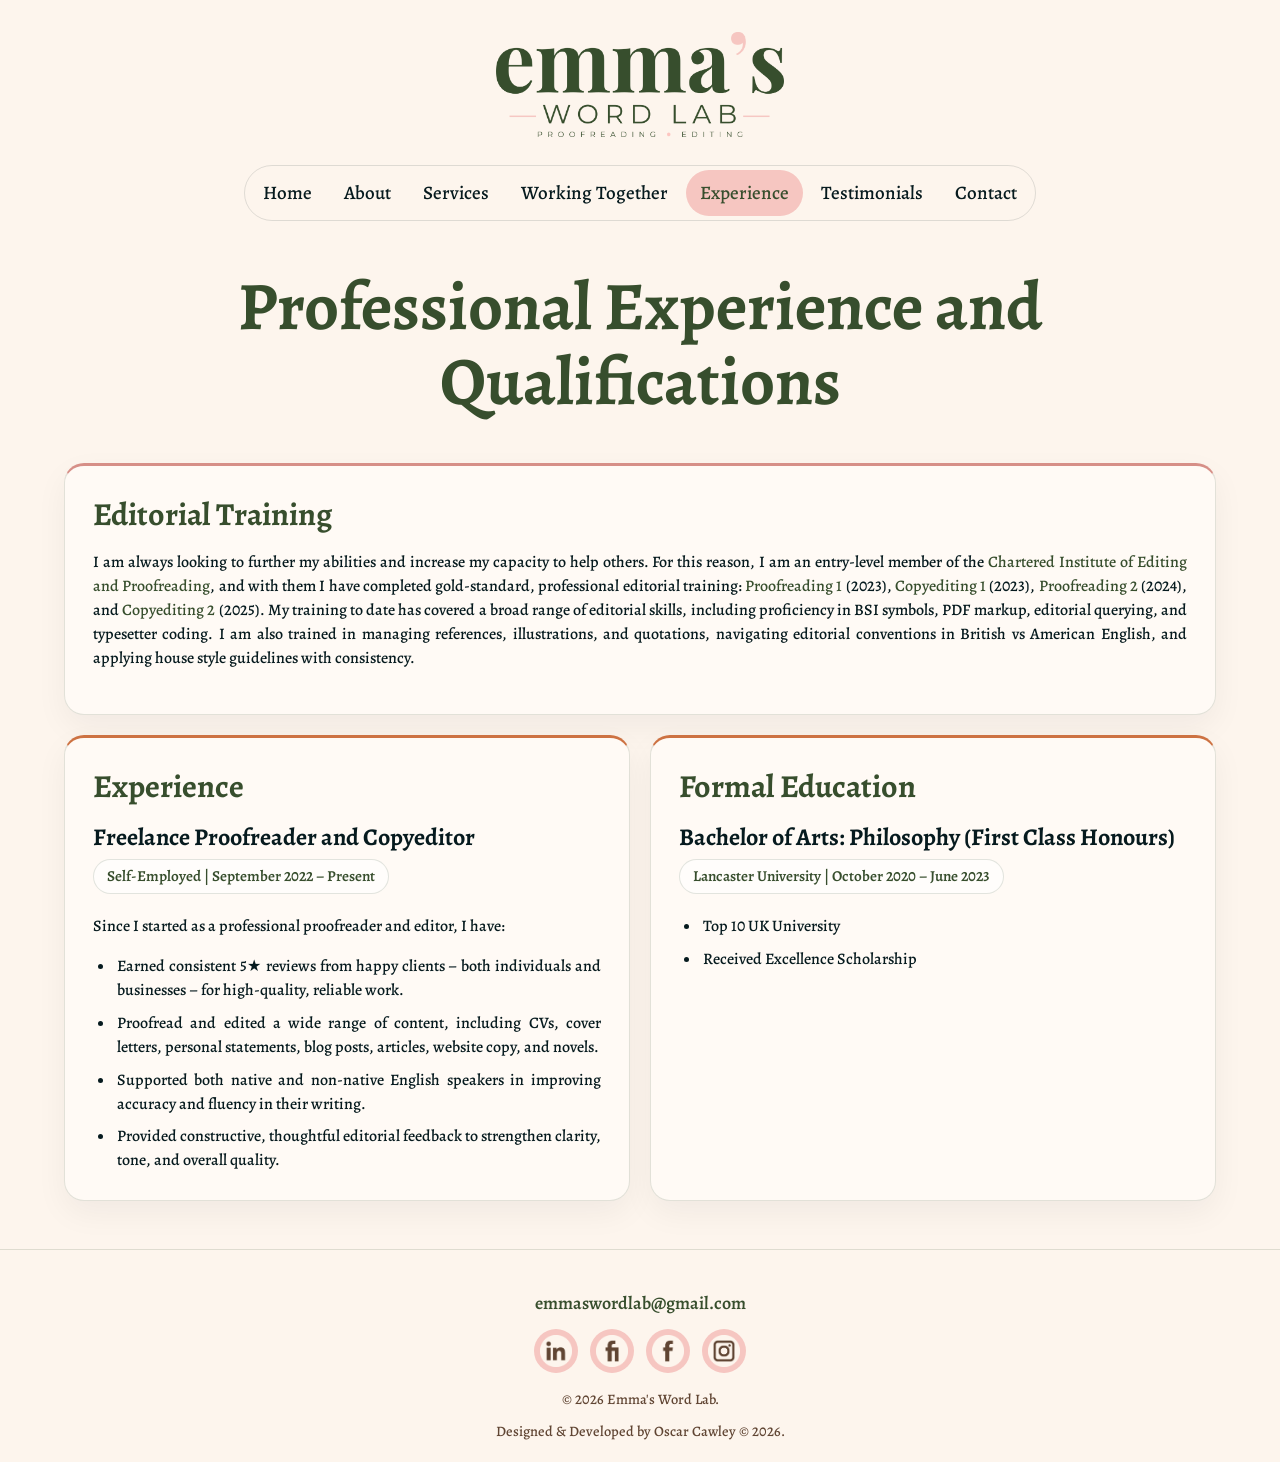
<file: experience.html>
<!DOCTYPE html>
<html lang="en">

<head>
    <meta charset="UTF-8">
    <meta name="viewport" content="width=device-width, initial-scale=1.0">

    <!-- Primary Meta Tags -->
    <title>Experience | Proofreading & Editing | Emma's Word Lab</title>
    <meta name="description" content="Experienced CIEP-trained proofreader and editor providing thoughtful, professional guidance for your writing.">
    <link rel="canonical" href="https://emmaswordlab.com/experience.html">
    <link rel="icon" type="image/x-icon" href="images/favicon.png">

    <!-- Open Graph / Facebook -->
    <meta property="og:type" content="website">
    <meta property="og:url" content="https://emmaswordlab.com/experience.html">
    <meta property="og:title" content="Experience | Emma's Word Lab">
    <meta property="og:description" content="Experienced CIEP-trained proofreader and editor providing thoughtful, professional guidance for your writing.">
    <meta property="og:image" content="https://emmaswordlab.com/images/logo.png">

    <!-- Twitter -->
    <meta name="twitter:card" content="summary_large_image">
    <meta name="twitter:url" content="https://emmaswordlab.com/experience.html">
    <meta name="twitter:title" content="Experience | Emma's Word Lab">
    <meta name="twitter:description" content="Experienced CIEP-trained proofreader and editor providing thoughtful, professional guidance for your writing.">
    <meta name="twitter:image" content="https://emmaswordlab.com/images/logo.png">

    <!-- Fonts -->
    <link rel="stylesheet" href="https://fonts.googleapis.com/css2?family=Alegreya:ital,wght@0,400..900;1,400..900&display=swap">

    <!-- Stylesheets -->
    <link rel="stylesheet" href="css/base.css">
    <link rel="stylesheet" href="css/experience.css">

    <!-- Structured Data: Organization + Person + WebPage -->
    <script type="application/ld+json">
    {
      "@context": "https://schema.org",
      "@graph": [
        {
          "@type": "Organization",
          "name": "Emma's Word Lab",
          "url": "https://emmaswordlab.com",
          "logo": "https://emmaswordlab.com/images/logo.png",
          "sameAs": [
            "https://www.linkedin.com/company/91634953/",
            "https://www.fiverr.com/emmalouiseeee",
            "https://www.facebook.com/emmaswordlab",
            "https://www.instagram.com/emmaswordlab/"
          ]
        },
        {
          "@type": "Person",
          "name": "Emma",
          "jobTitle": "Freelance Proofreader and Copyeditor",
          "worksFor": {
            "@type": "Organization",
            "name": "Emma's Word Lab"
          },
          "alumniOf": {
            "@type": "CollegeOrUniversity",
            "name": "Lancaster University"
          },
          "sameAs": [
            "https://www.linkedin.com/company/91634953/",
            "https://www.fiverr.com/emmalouiseeee",
            "https://www.facebook.com/emmaswordlab",
            "https://www.instagram.com/emmaswordlab/"
          ]
        },
        {
          "@type": "WebPage",
          "name": "Experience | Emma's Word Lab",
          "url": "https://emmaswordlab.com/experience.html",
          "description": "Experienced CIEP-trained proofreader and editor providing thoughtful, professional guidance for your writing.",
          "publisher": {
            "@type": "Organization",
            "name": "Emma's Word Lab",
            "logo": {
              "@type": "ImageObject",
              "url": "https://emmaswordlab.com/images/logo.png"
            }
          }
        }
      ]
    }
    </script>
</head>

<body>
    <header>
        <a href="/">
            <img src="images/logo.png" alt="Emma's Word Lab logo">
        </a>

        <nav id="main-nav">
            <ul>
                <li><a href="/">Home</a></li>
                <li><a href="about.html">About</a></li>
                <li><a href="services.html">Services</a></li>
                <li><a href="working-together.html">Working Together</a></li>
                <li><a href="experience.html">Experience</a></li>
                <li><a href="testimonials.html">Testimonials</a></li>
                <li><a href="contact.html">Contact</a></li>
            </ul>
        </nav>

        <input type="checkbox" id="hamburger-input" class="burger-shower">
        <label id="hamburger-menu" for="hamburger-input"></label>

        <nav id="sidebar-menu">
            <h3>MENU</h3>
            <ul>
                <li><a href="/">Home</a></li>
                <li><a href="about.html">About</a></li>
                <li><a href="services.html">Services</a></li>
                <li><a href="working-together.html">Working Together</a></li>
                <li><a href="experience.html">Experience</a></li>
                <li><a href="testimonials.html">Testimonials</a></li>
                <li><a href="contact.html">Contact</a></li>
            </ul>
        </nav>
        <div class="overlay"></div>
    </header>

    <main>
        <h1>Professional Experience and Qualifications</h1>

        <section class="experience">
            <h2>Editorial Training</h2>
            <p>I am always looking to further my abilities and increase my capacity to help others. For this reason, I am an entry-level member of the <a class="hyperlink" href="https://www.ciep.uk/" target="_blank">Chartered Institute of Editing and Proofreading</a>, and with them I have completed gold-standard, professional editorial training: <a class="hyperlink" href="https://www.ciep.uk/learn-and-develop/training-courses/proofreading-1-introduction-e-learning.html" target="_blank">Proofreading 1</a> (2023), <a class="hyperlink" href="https://www.ciep.uk/learn-and-develop/training-courses/copyediting-1-introduction-e-learning.html" target="_blank">Copyediting 1</a> (2023), <a class="hyperlink" href="https://www.ciep.uk/learn-and-develop/training-courses/proofreading-2-headway-e-learning.html" target="_blank">Proofreading 2</a> (2024), and <a class="hyperlink" href="https://www.ciep.uk/learn-and-develop/training-courses/copyediting-2-headway-e-learning.html" target="_blank">Copyediting 2</a> (2025). My training to date has covered a broad range of editorial skills, including proficiency in BSI symbols, PDF markup, editorial querying, and typesetter coding. I am also trained in managing references, illustrations, and quotations, navigating editorial conventions in British vs American English, and applying house style guidelines with consistency.</p>
        </section>

        <section class="experience">
            <h2>Experience</h2>
            <h3>Freelance Proofreader and Copyeditor</h3>
            <h4>Self-Employed | September 2022 – Present</h4>
            <p>Since I started as a professional proofreader and editor, I have:</p>
            <ul>
				<li>Earned consistent 5★ reviews from happy clients – both individuals and businesses – for high-quality, reliable work.</li>
				<li>Proofread and edited a wide range of content, including CVs, cover letters, personal statements, blog posts, articles, website copy, and novels.</li>
				<li>Supported both native and non-native English speakers in improving accuracy and fluency in their writing.</li>
				<li>Provided constructive, thoughtful editorial feedback to strengthen clarity, tone, and overall quality.</li>
            </ul>
        </section>

        <section class="experience">
            <h2>Formal Education</h2>
            <h3>Bachelor of Arts: Philosophy (First Class Honours)</h3>
            <h4>Lancaster University | October 2020 – June 2023</h4>
            <ul>
                <li>Top 10 UK University</li>
                <li>Received Excellence Scholarship</li>
            </ul>
        </section>
    </main>

    <footer>
        <a class="hyperlink" href="mailto:emmaswordlab@gmail.com">emmaswordlab@gmail.com</a>
        <div>
            <a href="https://www.linkedin.com/company/91634953/" target="_blank"><img src="images/linkedin.png" alt="LinkedIn" loading="lazy"></a>
            <a href="https://www.fiverr.com/emmalouiseeee" target="_blank" rel="noopener"><img src="images/fiverr.png" alt="Fiverr" loading="lazy"></a>
            <a href="https://www.facebook.com/emmaswordlab" target="_blank" rel="noopener"><img src="images/facebook.png" alt="Facebook" loading="lazy"></a>
            <a href="https://www.instagram.com/emmaswordlab/" target="_blank" rel="noopener"><img src="images/instagram.png" alt="Instagram" loading="lazy"></a>
        </div>
        <p>© 2026 Emma's Word Lab.</p>
        <p>Designed & Developed by Oscar Cawley © 2026.</p>
    </footer>

    <script src="misc/script.js"></script>
</body>
</html>
</file>
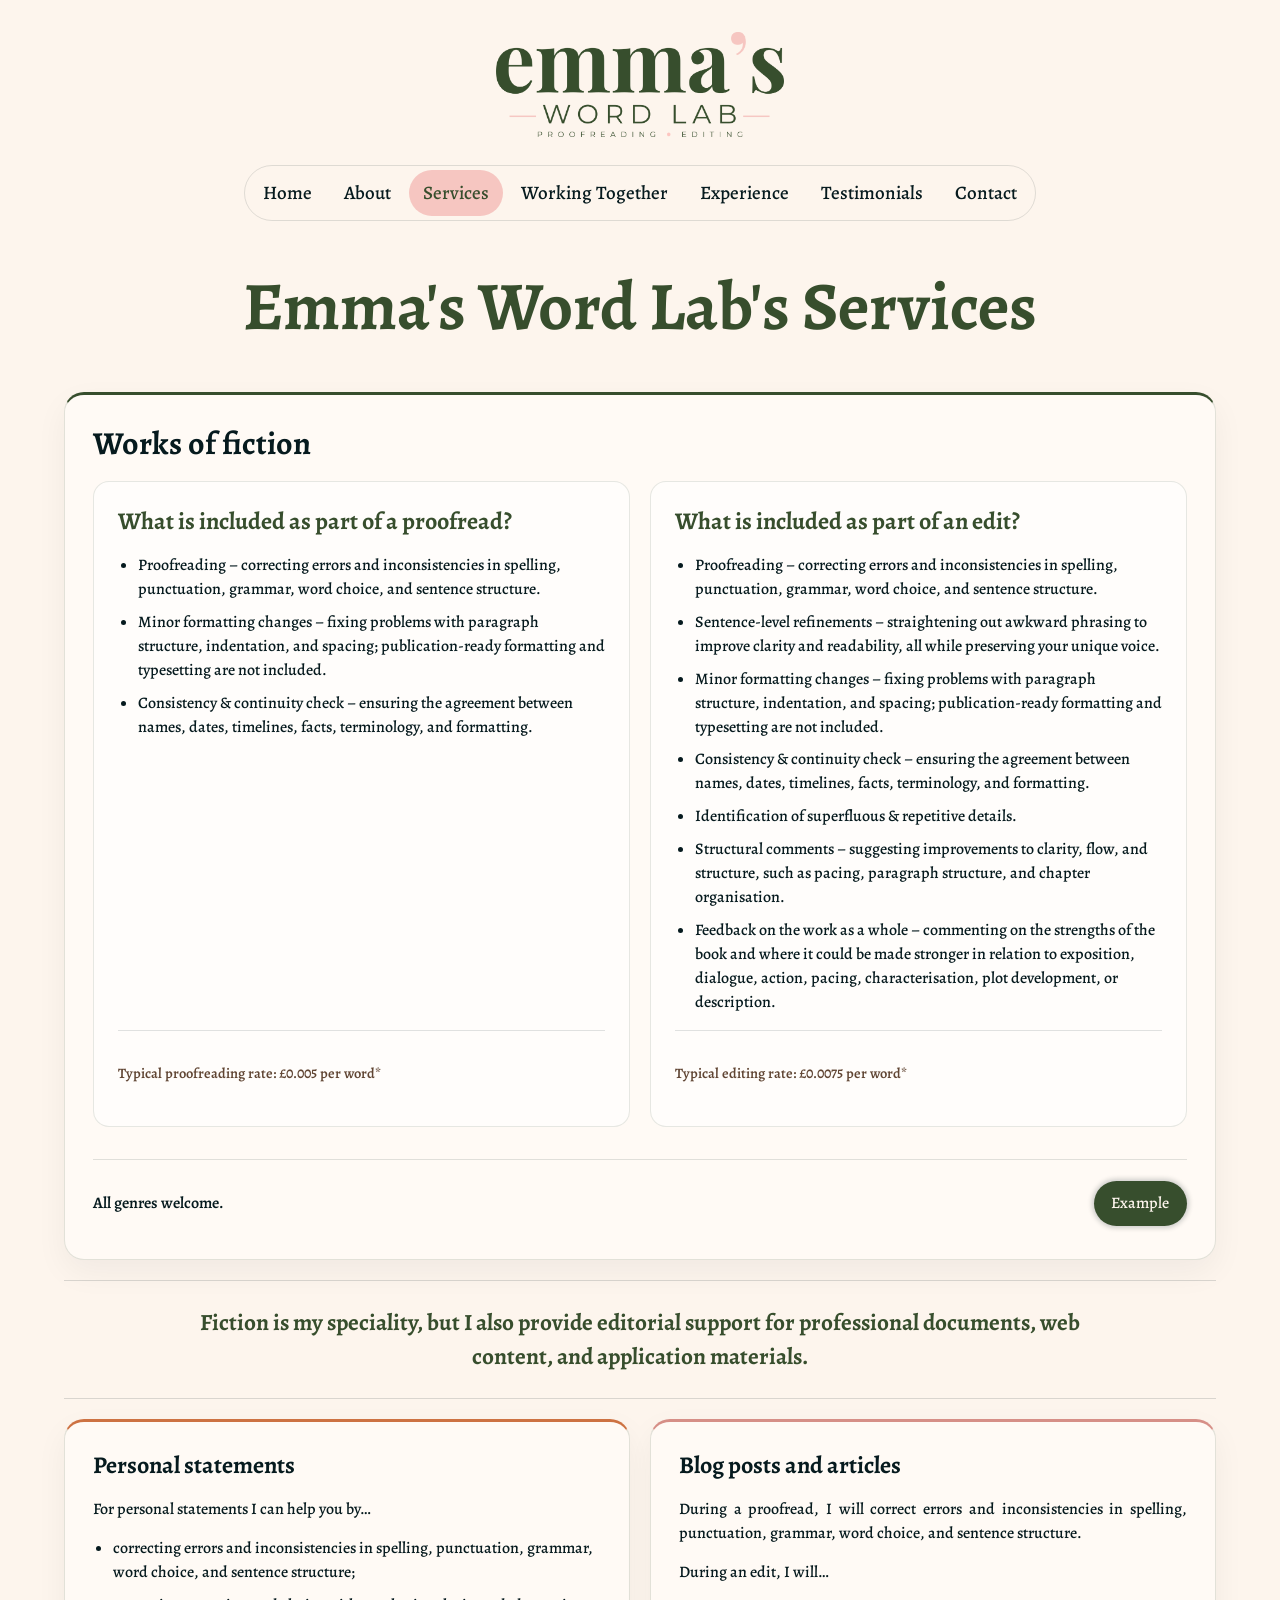
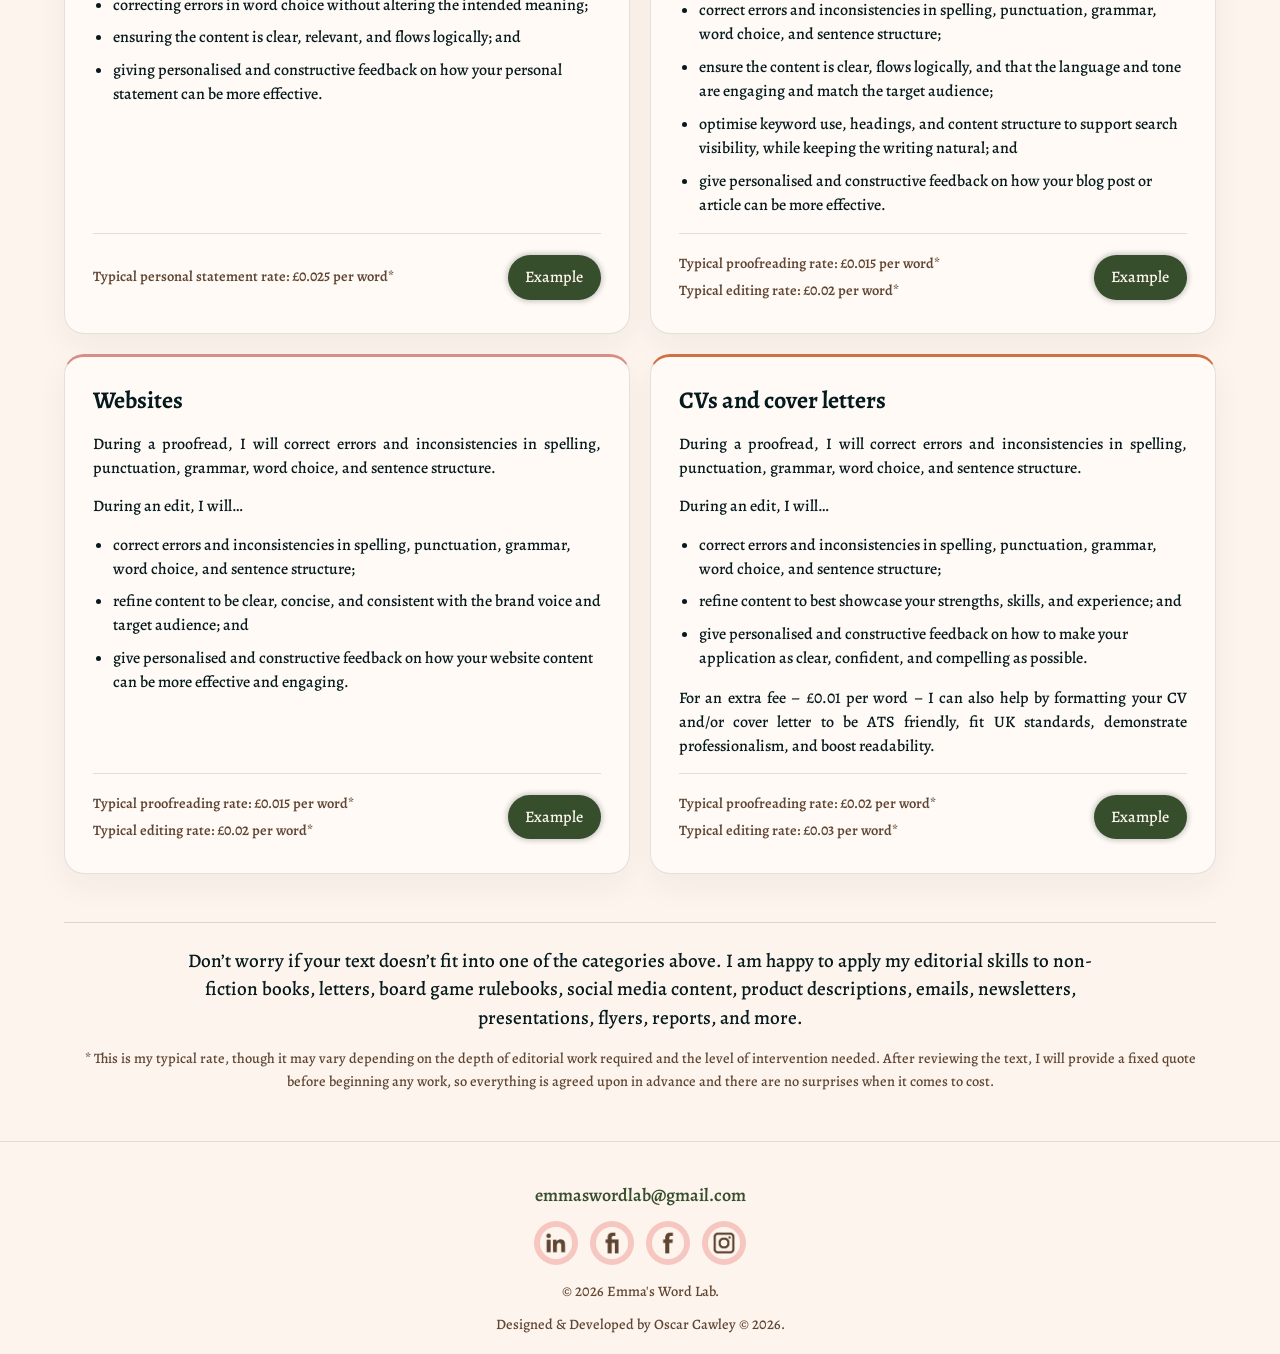
<file: services.html>
<!DOCTYPE html>
<html lang="en">

<head>
    <meta charset="UTF-8">
    <meta name="viewport" content="width=device-width, initial-scale=1.0">

    <!-- Primary Meta Tags -->
    <title>Services | Proofreading & Editing | Emma's Word Lab</title>
    <meta name="description" content="Professional proofreading and editing services for fictional works, blog posts, articles, website content, CVs, cover letters, and more.">
    <link rel="canonical" href="https://emmaswordlab.com/services.html">
    <link rel="icon" type="image/x-icon" href="images/favicon.png">

    <!-- Open Graph / Facebook -->
    <meta property="og:type" content="website">
    <meta property="og:url" content="https://emmaswordlab.com/services.html">
    <meta property="og:title" content="Services | Emma's Word Lab | Professional Proofreading & Editing">
    <meta property="og:description" content="Professional proofreading and editing services for fictional works, blog posts, articles, website content, CVs, cover letters, and more.">
    <meta property="og:image" content="https://emmaswordlab.com/images/logo.png">

    <!-- Twitter -->
    <meta name="twitter:card" content="summary_large_image">
    <meta name="twitter:url" content="https://emmaswordlab.com/services.html">
    <meta name="twitter:title" content="Services | Emma's Word Lab | Professional Proofreading & Editing">
    <meta name="twitter:description" content="Professional proofreading and editing services for fictional works, blog posts, articles, website content, CVs, cover letters, and more.">
    <meta name="twitter:image" content="https://emmaswordlab.com/images/logo.png">

    <!-- Fonts -->
    <link rel="stylesheet" href="https://fonts.googleapis.com/css2?family=Alegreya:ital,wght@0,400..900;1,400..900&display=swap">

    <!-- Stylesheets -->
    <link rel="stylesheet" href="css/base.css">
    <link rel="stylesheet" href="css/services.css">

    <!-- Structured Data: Organization + Person + WebPage -->
    <script type="application/ld+json">
    {
      "@context": "https://schema.org",
      "@graph": [
        {
          "@type": "Organization",
          "name": "Emma's Word Lab",
          "url": "https://emmaswordlab.com",
          "logo": "https://emmaswordlab.com/images/logo.png",
          "sameAs": [
            "https://www.linkedin.com/company/91634953/",
            "https://www.fiverr.com/emmalouiseeee",
            "https://www.facebook.com/emmaswordlab",
            "https://www.instagram.com/emmaswordlab/"
          ]
        },
        {
          "@type": "Person",
          "name": "Emma",
          "jobTitle": "Freelance Proofreader and Copyeditor",
          "worksFor": {
            "@type": "Organization",
            "name": "Emma's Word Lab"
          },
          "alumniOf": {
            "@type": "CollegeOrUniversity",
            "name": "Lancaster University"
          },
          "sameAs": [
            "https://www.linkedin.com/company/91634953/",
            "https://www.fiverr.com/emmalouiseeee",
            "https://www.facebook.com/emmaswordlab",
            "https://www.instagram.com/emmaswordlab/"
          ]
        },
        {
          "@type": "WebPage",
          "name": "Services | Emma's Word Lab",
          "url": "https://emmaswordlab.com/services.html",
          "description": "Professional proofreading and editing services for fictional works, blog posts, articles, website content, CVs, cover letters, and more."
        }
      ]
    }
    </script>

</head>

<body>
    <header>
        <a href="/">
            <img src="images/logo.png" alt="Emma's Word Lab logo">
        </a>

        <nav id="main-nav">
            <ul>
                <li><a href="/">Home</a></li>
                <li><a href="about.html">About</a></li>
                <li><a href="services.html">Services</a></li>
                <li><a href="working-together.html">Working Together</a></li>
                <li><a href="experience.html">Experience</a></li>
                <li><a href="testimonials.html">Testimonials</a></li>
                <li><a href="contact.html">Contact</a></li>
            </ul>
        </nav>

        <input type="checkbox" id="hamburger-input" class="burger-shower">
        <label id="hamburger-menu" for="hamburger-input"></label>

        <nav id="sidebar-menu">
            <h3>MENU</h3>
            <ul>
                <li><a href="/">Home</a></li>
                <li><a href="about.html">About</a></li>
                <li><a href="services.html">Services</a></li>
                <li><a href="working-together.html">Working Together</a></li>
                <li><a href="experience.html">Experience</a></li>
                <li><a href="testimonials.html">Testimonials</a></li>
                <li><a href="contact.html">Contact</a></li>
            </ul>
        </nav>
        <div class="overlay"></div>
    </header>

    <main>
        <h1>Emma's Word Lab's Services</h1>

        <section id="application-materials">
            <div class="textbox fiction-card">
                <h2>Works of fiction</h2>
                <div class="fiction-services">
                    <div class="fiction-service">
                        <h3>What is included as part of a proofread?</h3>
                        <ul>
                            <li>Proofreading – correcting errors and inconsistencies in spelling, punctuation, grammar, word choice, and sentence structure.</li>
                            <li>Minor formatting changes – fixing problems with paragraph structure, indentation, and spacing; publication-ready formatting and typesetting are not included.</li>
                            <li>Consistency & continuity check – ensuring the agreement between names, dates, timelines, facts, terminology, and formatting.</li>
                        </ul>
                        <div class="textbox-footer">
                            <p class="fine-print">Typical proofreading rate: £0.005 per word*</p>
                        </div>
                    </div>
                    <div class="fiction-service">
                        <h3>What is included as part of an edit?</h3>
                        <ul>
                            <li>Proofreading – correcting errors and inconsistencies in spelling, punctuation, grammar, word choice, and sentence structure.</li>
                            <li>Sentence-level refinements – straightening out awkward phrasing to improve clarity and readability, all while preserving your unique voice.</li>
                            <li>Minor formatting changes – fixing problems with paragraph structure, indentation, and spacing; publication-ready formatting and typesetting are not included.</li>
                            <li>Consistency & continuity check – ensuring the agreement between names, dates, timelines, facts, terminology, and formatting.</li>
                            <li>Identification of superfluous & repetitive details.</li>
                            <li>Structural comments – suggesting improvements to clarity, flow, and structure, such as pacing, paragraph structure, and chapter organisation.</li>
                            <li>Feedback on the work as a whole – commenting on the strengths of the book and where it could be made stronger in relation to exposition, dialogue, action, pacing, characterisation, plot development, or description.</li>
                        </ul>
                        <div class="textbox-footer">
                            <p class="fine-print">Typical editing rate: £0.0075 per word*</p>
                        </div>
                    </div>
                </div>
                <div class="textbox-footer fiction-card-footer">
                    <p>All genres welcome.</p>
                    <a class="w-button" href="files/placeholder.pdf">Example</a>
                </div>
            </div>
            <aside class="fiction-note">
                <p><b>Fiction is my speciality, but I also provide editorial support for professional documents, web content, and application materials.</b></p>
            </aside>
            <div class="textbox personal-statements-card">
                <h3>Personal statements</h3>
                <p>For personal statements I can help you by…</p>
                <ul>
                    <li>correcting errors and inconsistencies in spelling, punctuation, grammar, word choice, and sentence structure;</li>
                    <li>correcting errors in word choice without altering the intended meaning;</li>
                    <li>ensuring the content is clear, relevant, and flows logically; and</li>
                    <li>giving personalised and constructive feedback on how your personal statement can be more effective.</li>
                </ul>
                <div class="textbox-footer">
                    <p class="fine-print">Typical personal statement rate: £0.025 per word*</p>
                    <a class="w-button" href="files/placeholder.pdf">Example</a>
                </div>
            </div>
            <div class="textbox blog-posts-card">
                <h3>Blog posts and articles</h3>
                <p>During a proofread, I will correct errors and inconsistencies in spelling, punctuation, grammar, word choice, and sentence structure.</p>
                <p>During an edit, I will…</p>
                <ul>
                    <li>correct errors and inconsistencies in spelling, punctuation, grammar, word choice, and sentence structure;</li>
                    <li>ensure the content is clear, flows logically, and that the language and tone are engaging and match the target audience;</li>
                    <li>optimise keyword use, headings, and content structure to support search visibility, while keeping the writing natural; and</li>
                    <li>give personalised and constructive feedback on how your blog post or article can be more effective.</li>
                </ul>
                <div class="textbox-footer">
                    <div class="card-rates">
                        <p class="fine-print">Typical proofreading rate: £0.015 per word*</p>
                        <p class="fine-print">Typical editing rate: £0.02 per word*</p>
                    </div>
                    <a class="w-button" href="files/placeholder.pdf">Example</a>
                </div>
            </div>
            <div class="textbox websites-card">
                <h3>Websites</h3>
                <p>During a proofread, I will correct errors and inconsistencies in spelling, punctuation, grammar, word choice, and sentence structure.</p>
                <p>During an edit, I will…</p>
                <ul>
                    <li>correct errors and inconsistencies in spelling, punctuation, grammar, word choice, and sentence structure;</li>
                    <li>refine content to be clear, concise, and consistent with the brand voice and target audience; and</li>
                    <li>give personalised and constructive feedback on how your website content can be more effective and engaging.</li>
                </ul>
                <div class="textbox-footer">
                    <div class="card-rates">
                        <p class="fine-print">Typical proofreading rate: £0.015 per word*</p>
                        <p class="fine-print">Typical editing rate: £0.02 per word*</p>
                    </div>
                    <a class="w-button" href="files/placeholder.pdf">Example</a>
                </div>
            </div>
            <div class="textbox cv-cover-letters-card">
                <h3>CVs and cover letters</h3>
                <p>During a proofread, I will correct errors and inconsistencies in spelling, punctuation, grammar, word choice, and sentence structure.</p>
                <p>During an edit, I will…</p>
                <ul>
                    <li>correct errors and inconsistencies in spelling, punctuation, grammar, word choice, and sentence structure;</li>
                    <li>refine content to best showcase your strengths, skills, and experience; and</li>
                    <li>give personalised and constructive feedback on how to make your application as clear, confident, and compelling as possible.</li>
                </ul>
                <p>For an extra fee – £0.01 per word – I can also help by formatting your CV and/or cover letter to be ATS friendly, fit UK standards, demonstrate professionalism, and boost readability.</p>
                <div class="textbox-footer">
                    <div class="card-rates">
                        <p class="fine-print">Typical proofreading rate: £0.02 per word*</p>
                        <p class="fine-print">Typical editing rate: £0.03 per word*</p>
                    </div>
                    <a class="w-button" href="files/placeholder.pdf">Example</a>
                </div>
            </div>
        </section>
        <div id="bottom-text">
            <p>Don’t worry if your text doesn’t fit into one of the categories above. I am happy to apply my editorial skills to non-fiction books, letters, board game rulebooks, social media content, product descriptions, emails, newsletters, presentations, flyers, reports, and more.</p>
        <p class="fine-print">* This is my typical rate, though it may vary depending on the depth of editorial work required and the level of intervention needed. After reviewing the text, I will provide a fixed quote before beginning any work, so everything is agreed upon in advance and there are no surprises when it comes to cost.</p>
        </div>
    </main>

    <footer>
        <a class="hyperlink" href="mailto:emmaswordlab@gmail.com">emmaswordlab@gmail.com</a>
        <div>
            <a href="https://www.linkedin.com/company/91634953/" target="_blank"><img src="images/linkedin.png" alt="LinkedIn" loading="lazy"></a>
            <a href="https://www.fiverr.com/emmalouiseeee" target="_blank" rel="noopener"><img src="images/fiverr.png" alt="Fiverr" loading="lazy"></a>
            <a href="https://www.facebook.com/emmaswordlab" target="_blank" rel="noopener"><img src="images/facebook.png" alt="Facebook" loading="lazy"></a>
            <a href="https://www.instagram.com/emmaswordlab/" target="_blank" rel="noopener"><img src="images/instagram.png" alt="Instagram" loading="lazy"></a>
        </div>
        <p>© 2026 Emma's Word Lab.</p>
        <p>Designed & Developed by Oscar Cawley © 2026.</p>
    </footer>

    <script src="misc/script.js"></script>
</body>
</html>
</file>
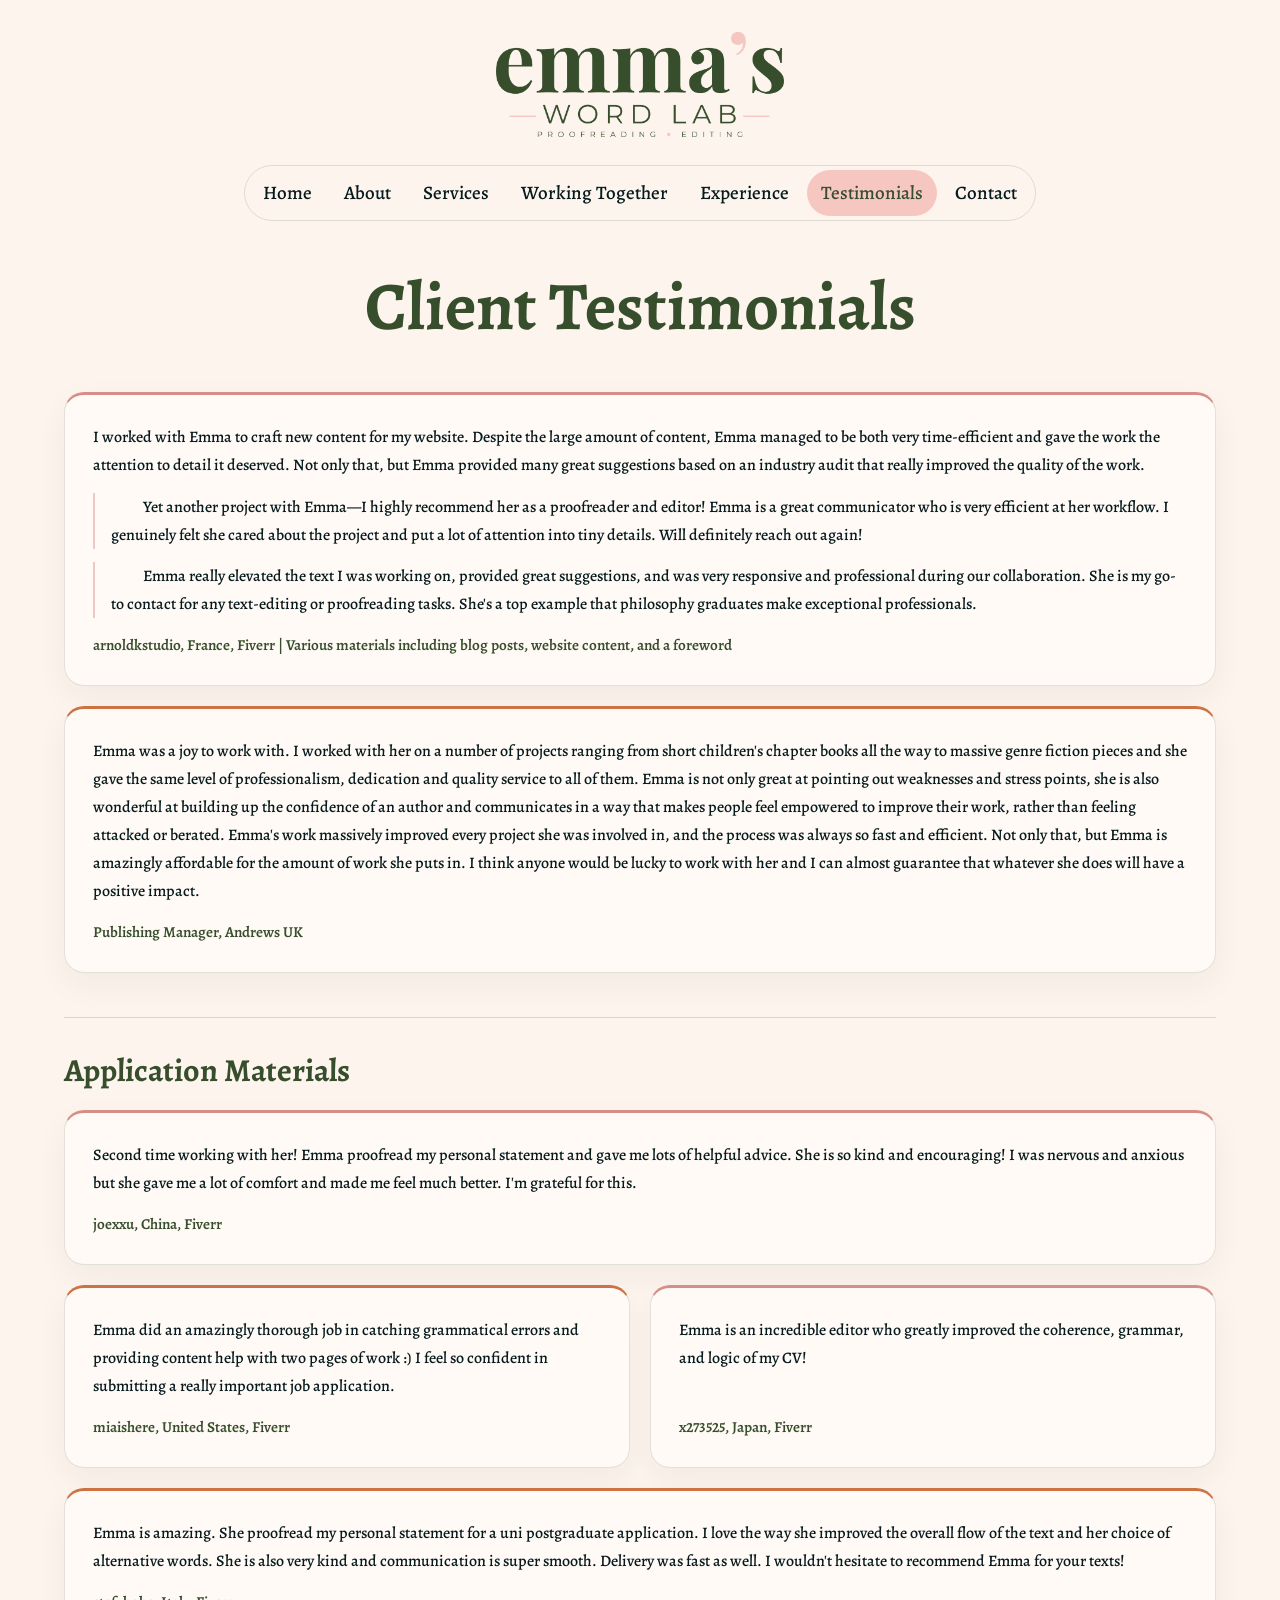
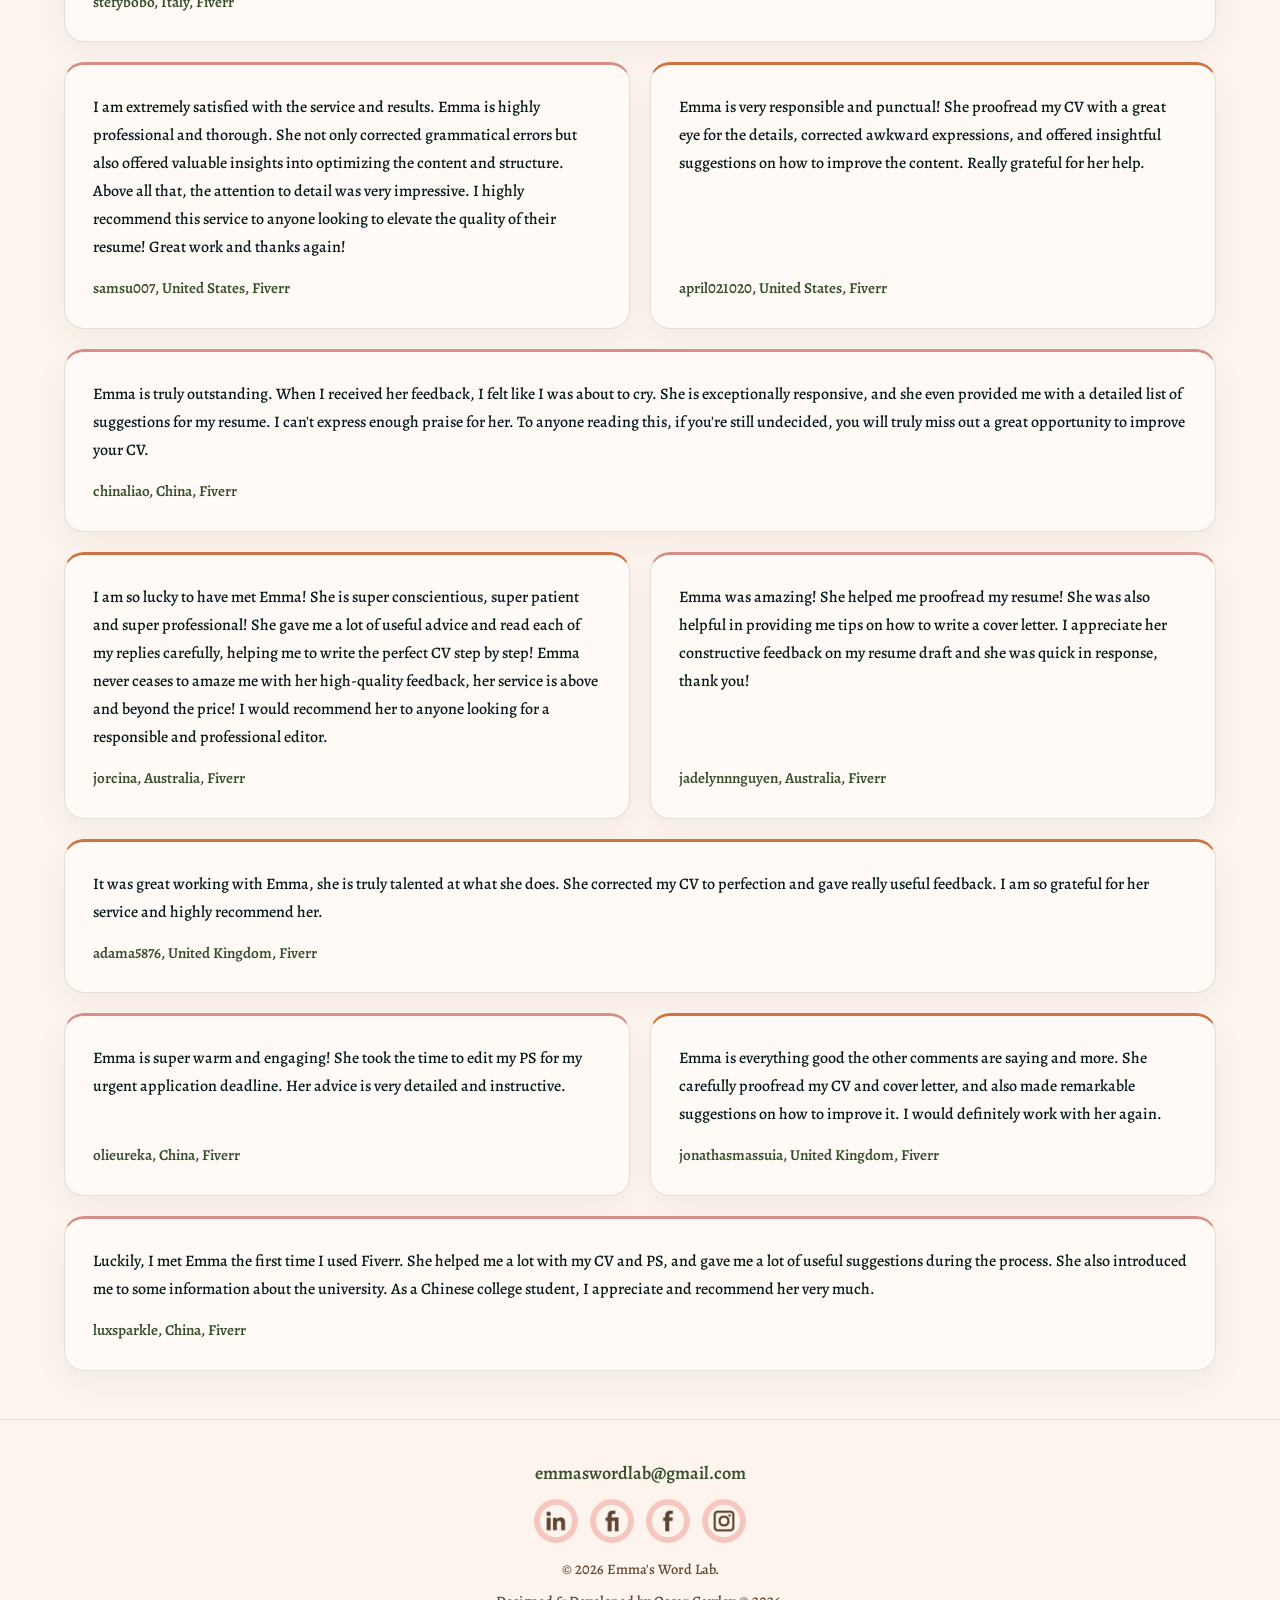
<file: testimonials.html>
<!DOCTYPE html>
<html lang="en">

<head>
    <meta charset="UTF-8">
    <meta name="viewport" content="width=device-width, initial-scale=1.0">

    <!-- Primary Meta Tags -->
    <title>Testimonials | Proofreading & Editing | Emma's Word Lab</title>
    <meta name="description" content="Read feedback from Emma’s clients to understand how her work as a proofreader and editor has helped them.">
    <link rel="canonical" href="https://emmaswordlab.com/testimonials.html">
    <link rel="icon" type="image/x-icon" href="images/favicon.png">

    <!-- Open Graph / Facebook -->
    <meta property="og:type" content="website">
    <meta property="og:url" content="https://emmaswordlab.com/testimonials.html">
    <meta property="og:title" content="Testimonials | Emma's Word Lab">
    <meta property="og:description" content="Read feedback from Emma’s clients to understand how her work as a proofreader and editor has helped them.">
    <meta property="og:image" content="https://emmaswordlab.com/images/logo.png">

    <!-- Twitter -->
    <meta name="twitter:card" content="summary_large_image">
    <meta name="twitter:url" content="https://emmaswordlab.com/testimonials.html">
    <meta name="twitter:title" content="Testimonials | Emma's Word Lab">
    <meta name="twitter:description" content="Read feedback from Emma’s clients to understand how her work as a proofreader and editor has helped them.">
    <meta name="twitter:image" content="https://emmaswordlab.com/images/logo.png">

    <!-- Fonts -->
    <link rel="stylesheet" href="https://fonts.googleapis.com/css2?family=Alegreya:ital,wght@0,400..900;1,400..900&display=swap">

    <!-- Stylesheets -->
    <link rel="stylesheet" href="css/base.css">
    <link rel="stylesheet" href="css/testimonials.css">

    <!-- Structured Data: Organization + Person + WebPage -->
    <script type="application/ld+json">
    {
      "@context": "https://schema.org",
      "@graph": [
        {
          "@type": "Organization",
          "name": "Emma's Word Lab",
          "url": "https://emmaswordlab.com",
          "logo": "https://emmaswordlab.com/images/logo.png",
          "sameAs": [
            "https://www.linkedin.com/company/91634953/",
            "https://www.fiverr.com/emmalouiseeee",
            "https://www.facebook.com/emmaswordlab",
            "https://www.instagram.com/emmaswordlab/"
          ]
        },
        {
          "@type": "Person",
          "name": "Emma",
          "jobTitle": "Freelance Proofreader and Copyeditor",
          "worksFor": {
            "@type": "Organization",
            "name": "Emma's Word Lab"
          },
          "sameAs": [
            "https://www.linkedin.com/company/91634953/",
            "https://www.fiverr.com/emmalouiseeee",
            "https://www.facebook.com/emmaswordlab",
            "https://www.instagram.com/emmaswordlab/"
          ]
        },
        {
          "@type": "WebPage",
          "name": "Testimonials | Emma's Word Lab",
          "url": "https://emmaswordlab.com/testimonials.html",
          "description": "Read feedback from Emma’s clients to understand how her work as a proofreader and editor has helped them."
        }
      ]
    }
    </script>

</head>

<body>
    <header>
        <a href="/">
            <img src="images/logo.png" alt="Emma's Word Lab logo">
        </a>

        <nav id="main-nav">
            <ul>
                <li><a href="/">Home</a></li>
                <li><a href="about.html">About</a></li>
                <li><a href="services.html">Services</a></li>
                <li><a href="working-together.html">Working Together</a></li>
                <li><a href="experience.html">Experience</a></li>
                <li><a href="testimonials.html">Testimonials</a></li>
                <li><a href="contact.html">Contact</a></li>
            </ul>
        </nav>

        <input type="checkbox" id="hamburger-input" class="burger-shower">
        <label id="hamburger-menu" for="hamburger-input"></label>

        <nav id="sidebar-menu">
            <h3>MENU</h3>
            <ul>
                <li><a href="/">Home</a></li>
                <li><a href="about.html">About</a></li>
                <li><a href="services.html">Services</a></li>
                <li><a href="working-together.html">Working Together</a></li>
                <li><a href="experience.html">Experience</a></li>
                <li><a href="testimonials.html">Testimonials</a></li>
                <li><a href="contact.html">Contact</a></li>
            </ul>
        </nav>
        <div class="overlay"></div>
    </header>

    <main>
        <h1>Client Testimonials</h1>

        <section id="testimonials">
            <div class="featured-testimonials">
                <div class="testimonial">
                    <p>I worked with Emma to craft new content for my website. Despite the large amount of content, Emma managed to be both very time-efficient and gave the work the attention to detail it deserved. Not only that, but Emma provided many great suggestions based on an industry audit that really improved the quality of the work.</p>
                    <p style="text-indent: 2em;">Yet another project with Emma—I highly recommend her as a proofreader and editor! Emma is a great communicator who is very efficient at her workflow. I genuinely felt she cared about the project and put a lot of attention into tiny details. Will definitely reach out again!</p>
                    <p style="text-indent: 2em;">Emma really elevated the text I was working on, provided great suggestions, and was very responsive and professional during our collaboration. She is my go-to contact for any text-editing or proofreading tasks. She's a top example that philosophy graduates make exceptional professionals.</p>
                    <p class="reference">arnoldkstudio, France, Fiverr | Various materials including blog posts, website content, and a foreword</p>
                </div>
                <div class="testimonial">
                    <p>Emma was a joy to work with. I worked with her on a number of projects ranging from short children's chapter books all the way to massive genre fiction pieces and she gave the same level of professionalism, dedication and quality service to all of them. Emma is not only great at pointing out weaknesses and stress points, she is also wonderful at building up the confidence of an author and communicates in a way that makes people feel empowered to improve their work, rather than feeling attacked or berated. Emma's work massively improved every project she was involved in, and the process was always so fast and efficient. Not only that, but Emma is amazingly affordable for the amount of work she puts in. I think anyone would be lucky to work with her and I can almost guarantee that whatever she does will have a positive impact.</p>
                    <p class="reference">Publishing Manager, Andrews UK</p>
                </div>
            </div>

            <h2>Application Materials</h2>

            <div class="testimonial-row testimonial-row--single testimonial-row--pink">
                <div class="testimonial">
                    <p>Second time working with her! Emma proofread my personal statement and gave me lots of helpful advice. She is so kind and encouraging! I was nervous and anxious but she gave me a lot of comfort and made me feel much better. I'm grateful for this.</p>
                    <p class="reference">joexxu, China, Fiverr</p>
                </div>
            </div>

            <div class="testimonial-row testimonial-row--pair testimonial-row--orange-pink">
                <div class="testimonial">
                    <p>Emma did an amazingly thorough job in catching grammatical errors and providing content help with two pages of work :) I feel so confident in submitting a really important job application.</p>
                    <p class="reference">miaishere, United States, Fiverr</p>
                </div>
                <div class="testimonial">
                    <p>Emma is an incredible editor who greatly improved the coherence, grammar, and logic of my CV!</p>
                    <p class="reference">x273525, Japan, Fiverr</p>
                </div>
            </div>

            <div class="testimonial-row testimonial-row--single testimonial-row--orange">
                <div class="testimonial">
                    <p>Emma is amazing. She proofread my personal statement for a uni postgraduate application. I love the way she improved the overall flow of the text and her choice of alternative words. She is also very kind and communication is super smooth. Delivery was fast as well. I wouldn't hesitate to recommend Emma for your texts!</p>
                    <p class="reference">stefybobo, Italy, Fiverr</p>
                </div>
            </div>

            <div class="testimonial-row testimonial-row--pair testimonial-row--pink-orange">
                <div class="testimonial">
                    <p>I am extremely satisfied with the service and results. Emma is highly professional and thorough. She not only corrected grammatical errors but also offered valuable insights into optimizing the content and structure. Above all that, the attention to detail was very impressive. I highly recommend this service to anyone looking to elevate the quality of their resume! Great work and thanks again!</p>
                    <p class="reference">samsu007, United States, Fiverr</p>
                </div>
                <div class="testimonial">
                    <p>Emma is very responsible and punctual! She proofread my CV with a great eye for the details, corrected awkward expressions, and offered insightful suggestions on how to improve the content. Really grateful for her help.</p>
                    <p class="reference">april021020, United States, Fiverr</p>
                </div>
            </div>

            <div class="testimonial-row testimonial-row--single testimonial-row--pink">
                <div class="testimonial">
                    <p>Emma is truly outstanding. When I received her feedback, I felt like I was about to cry. She is exceptionally responsive, and she even provided me with a detailed list of suggestions for my resume. I can't express enough praise for her. To anyone reading this, if you're still undecided, you will truly miss out a great opportunity to improve your CV.</p>
                    <p class="reference">chinaliao, China, Fiverr</p>
                </div>
            </div>

            <div class="testimonial-row testimonial-row--pair testimonial-row--orange-pink">
                <div class="testimonial">
                    <p>I am so lucky to have met Emma! She is super conscientious, super patient and super professional! She gave me a lot of useful advice and read each of my replies carefully, helping me to write the perfect CV step by step! Emma never ceases to amaze me with her high-quality feedback, her service is above and beyond the price! I would recommend her to anyone looking for a responsible and professional editor.</p>
                    <p class="reference">jorcina, Australia, Fiverr</p>
                </div>
                <div class="testimonial">
                    <p>Emma was amazing! She helped me proofread my resume! She was also helpful in providing me tips on how to write a cover letter. I appreciate her constructive feedback on my resume draft and she was quick in response, thank you!</p>
                    <p class="reference">jadelynnnguyen, Australia, Fiverr</p>
                </div>
            </div>

            <div class="testimonial-row testimonial-row--single testimonial-row--orange">
                <div class="testimonial">
                    <p>It was great working with Emma, she is truly talented at what she does. She corrected my CV to perfection and gave really useful feedback. I am so grateful for her service and highly recommend her.</p>
                    <p class="reference">adama5876, United Kingdom, Fiverr</p>
                </div>
            </div>

            <div class="testimonial-row testimonial-row--pair testimonial-row--pink-orange">
                <div class="testimonial">
                    <p>Emma is super warm and engaging! She took the time to edit my PS for my urgent application deadline. Her advice is very detailed and instructive.</p>
                    <p class="reference">olieureka, China, Fiverr</p>
                </div>
                <div class="testimonial">
                    <p>Emma is everything good the other comments are saying and more. She carefully proofread my CV and cover letter, and also made remarkable suggestions on how to improve it. I would definitely work with her again.</p>
                    <p class="reference">jonathasmassuia, United Kingdom, Fiverr</p>
                </div>
            </div>

            <div class="testimonial-row testimonial-row--single testimonial-row--pink">
                <div class="testimonial">
                    <p>Luckily, I met Emma the first time I used Fiverr. She helped me a lot with my CV and PS, and gave me a lot of useful suggestions during the process. She also introduced me to some information about the university. As a Chinese college student, I appreciate and recommend her very much.</p>
                    <p class="reference">luxsparkle, China, Fiverr</p>
                </div>
            </div>
        </section>
    </main>

    <footer>
        <a class="hyperlink" href="mailto:emmaswordlab@gmail.com">emmaswordlab@gmail.com</a>
        <div>
            <a href="https://www.linkedin.com/company/91634953/" target="_blank"><img src="images/linkedin.png" alt="LinkedIn" loading="lazy"></a>
            <a href="https://www.fiverr.com/emmalouiseeee" target="_blank" rel="noopener"><img src="images/fiverr.png" alt="Fiverr" loading="lazy"></a>
            <a href="https://www.facebook.com/emmaswordlab" target="_blank" rel="noopener"><img src="images/facebook.png" alt="Facebook" loading="lazy"></a>
            <a href="https://www.instagram.com/emmaswordlab/" target="_blank" rel="noopener"><img src="images/instagram.png" alt="Instagram" loading="lazy"></a>
        </div>
        <p>© 2026 Emma's Word Lab.</p>
        <p>Designed & Developed by Oscar Cawley © 2026.</p>
    </footer>

    <script src="misc/script.js"></script>
</body>
</html>
</file>
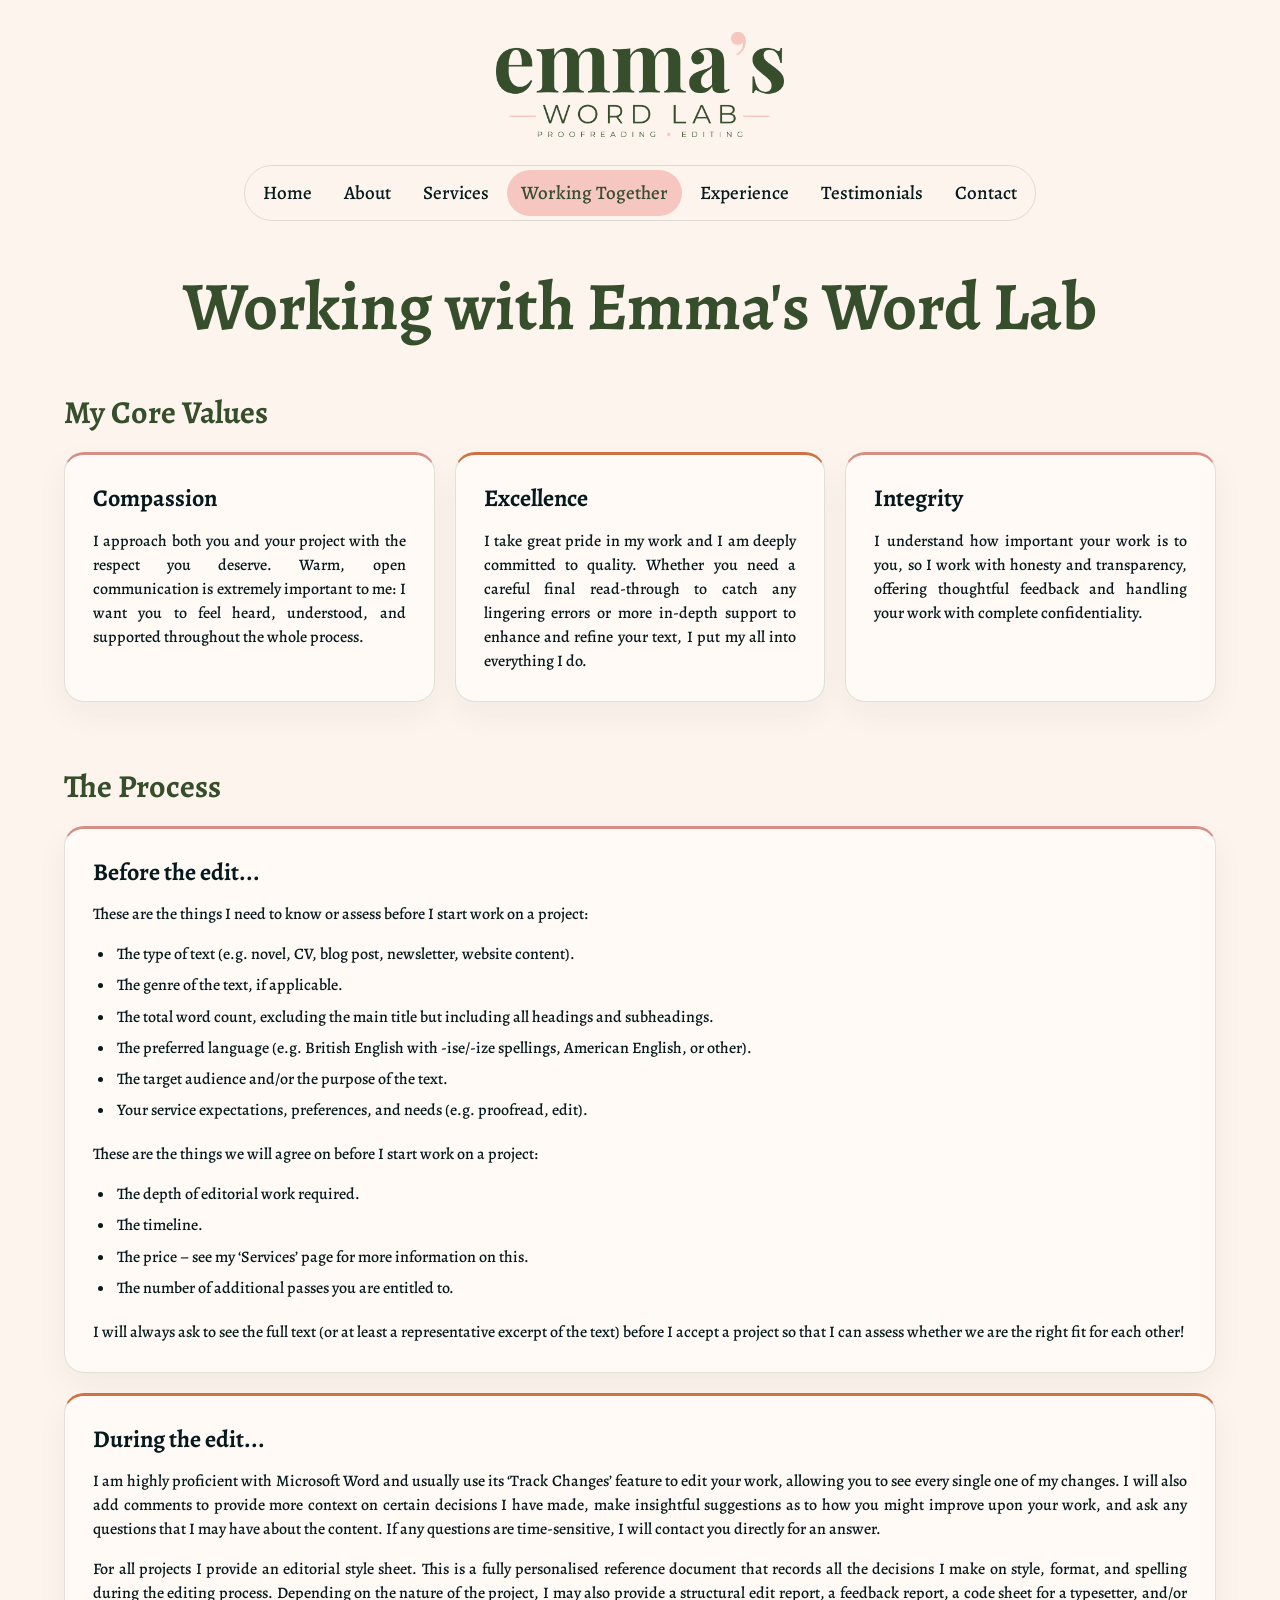
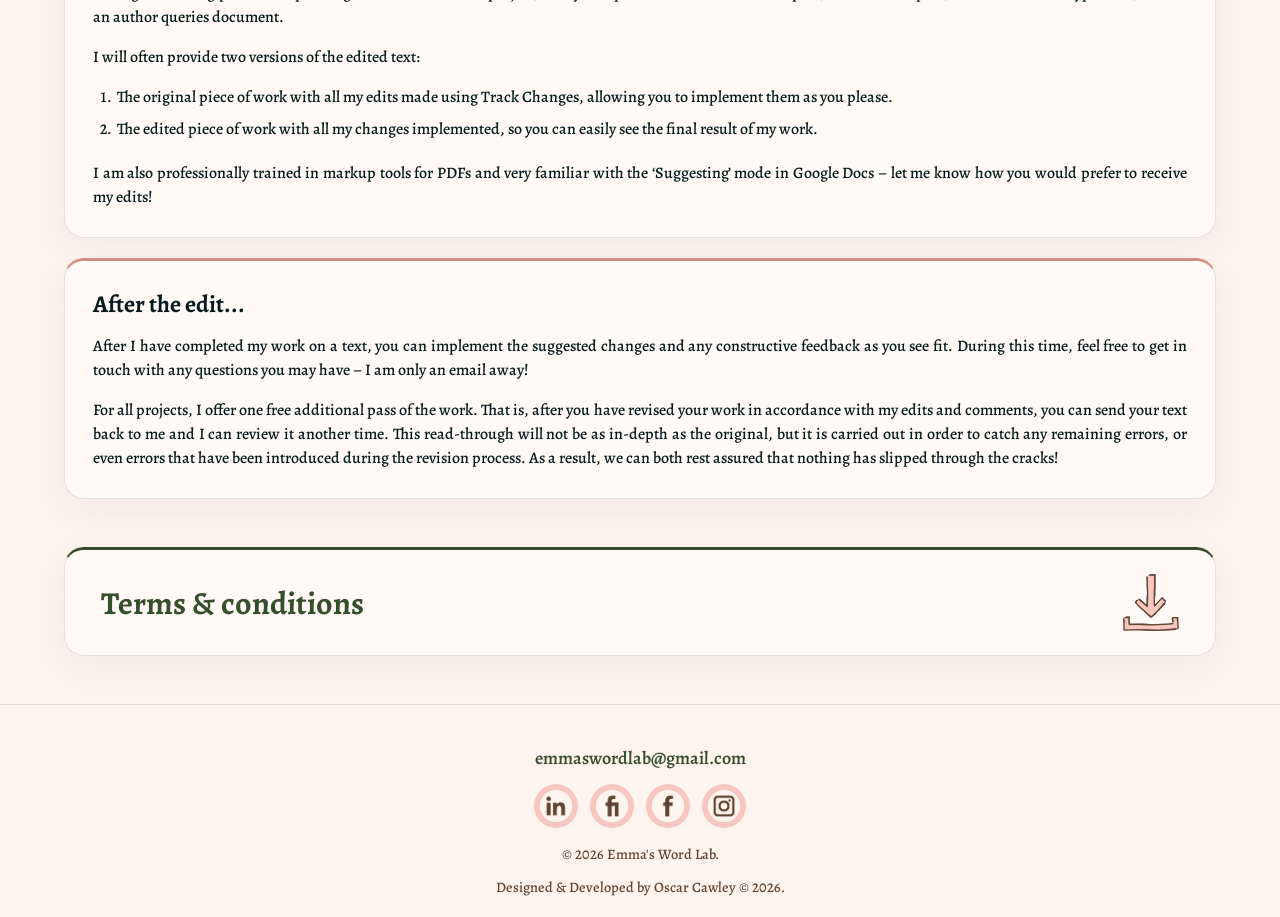
<file: working-together.html>
<!DOCTYPE html>
<html lang="en">

<head>
    <meta charset="UTF-8">
    <meta name="viewport" content="width=device-width, initial-scale=1.0">

    <!-- Primary Meta Tags -->
    <title>Working Together | Proofreading & Editing | Emma's Word Lab</title>
    <meta name="description" content="Learn how working with Emma’s Word Lab works and review her terms & conditions.">
    <link rel="canonical" href="https://emmaswordlab.com/working-together.html">
    <link rel="icon" type="image/x-icon" href="images/favicon.png">

    <!-- Open Graph / Facebook -->
    <meta property="og:type" content="website">
    <meta property="og:url" content="https://emmaswordlab.com/working-together.html">
    <meta property="og:title" content="Working Together | Emma's Word Lab">
    <meta property="og:description" content="Learn how working with Emma’s Word Lab works and review her terms & conditions.">
    <meta property="og:image" content="https://emmaswordlab.com/images/logo.png">

    <!-- Twitter -->
    <meta name="twitter:card" content="summary_large_image">
    <meta name="twitter:url" content="https://emmaswordlab.com/working-together.html">
    <meta name="twitter:title" content="Working Together | Emma's Word Lab">
    <meta name="twitter:description" content="Learn how working with Emma’s Word Lab works and review her terms & conditions.">
    <meta name="twitter:image" content="https://emmaswordlab.com/images/logo.png">

    <!-- Stylesheets -->
    <link rel="stylesheet" href="css/base.css">
    <link rel="stylesheet" href="css/working-together.css">

    <!-- Structured Data -->
    <script type="application/ld+json">
    {
      "@context": "https://schema.org",
      "@graph": [
        {
          "@type": "Organization",
          "name": "Emma's Word Lab",
          "url": "https://emmaswordlab.com",
          "logo": "https://emmaswordlab.com/images/logo.png",
          "sameAs": [
            "https://www.linkedin.com/company/91634953/",
            "https://www.fiverr.com/emmalouiseeee",
            "https://www.facebook.com/emmaswordlab",
            "https://www.instagram.com/emmaswordlab/"
          ]
        },
        {
          "@type": "Person",
          "name": "Emma",
          "jobTitle": "Freelance Proofreader and Copyeditor",
          "worksFor": {
            "@type": "Organization",
            "name": "Emma's Word Lab"
          },
          "alumniOf": {
            "@type": "CollegeOrUniversity",
            "name": "Lancaster University"
          },
          "sameAs": [
            "https://www.linkedin.com/company/91634953/",
            "https://www.fiverr.com/emmalouiseeee",
            "https://www.facebook.com/emmaswordlab",
            "https://www.instagram.com/emmaswordlab/"
          ]
        },
        {
          "@type": "WebPage",
          "name": "Working Together | Emma's Word Lab",
          "url": "https://emmaswordlab.com/working-together.html",
          "description": "Learn what it is like working with Emma's Word Lab for professional proofreading and editing.",
          "publisher": {
            "@type": "Organization",
            "name": "Emma's Word Lab",
            "logo": {
              "@type": "ImageObject",
              "url": "https://emmaswordlab.com/images/logo.png"
            }
          }
        }
      ]
    }
    </script>
</head>

<body>
    <header>
        <a href="/"><img src="images/logo.png" alt="Emma's Word Lab logo"></a>

        <nav id="main-nav">
            <ul>
                <li><a href="/">Home</a></li>
                <li><a href="about.html">About</a></li>
                <li><a href="services.html">Services</a></li>
                <li><a href="working-together.html">Working Together</a></li>
                <li><a href="experience.html">Experience</a></li>
                <li><a href="testimonials.html">Testimonials</a></li>
                <li><a href="contact.html">Contact</a></li>
            </ul>
        </nav>

        <input type="checkbox" id="hamburger-input" class="burger-shower">
        <label id="hamburger-menu" for="hamburger-input"></label>

        <nav id="sidebar-menu">
            <h3>MENU</h3>
            <ul>
                <li><a href="/">Home</a></li>
                <li><a href="about.html">About</a></li>
                <li><a href="services.html">Services</a></li>
                <li><a href="working-together.html">Working Together</a></li>
                <li><a href="experience.html">Experience</a></li>
                <li><a href="testimonials.html">Testimonials</a></li>
                <li><a href="contact.html">Contact</a></li>
            </ul>
        </nav>
        <div class="overlay"></div>
    </header>

    <main>
        <h1>Working with Emma's Word Lab</h1>

        <section id="main">
            <section id="core-values">
                <h2>My Core Values</h2>
                <div class="values-grid">
                    <div class="value-card">
                        <h3>Compassion</h3>
                        <p>I approach both you and your project with the respect you deserve. Warm, open communication is extremely important to me: I want you to feel heard, understood, and supported throughout the whole process.</p>
                    </div>
                    <div class="value-card">
                        <h3>Excellence</h3>
                        <p>I take great pride in my work and I am deeply committed to quality. Whether you need a careful final read-through to catch any lingering errors or more in-depth support to enhance and refine your text, I put my all into everything I do.</p>
                    </div>
                    <div class="value-card">
                        <h3>Integrity</h3>
                        <p>I understand how important your work is to you, so I work with honesty and transparency, offering thoughtful feedback and handling your work with complete confidentiality.</p>
                    </div>
                </div>
            </section>
            <section id="process">
                <h2>The Process</h2>
                <div class="process-grid">
                    <div class="textbox process-card before-edit">
                        <h3>Before the edit...</h3>
                        <p>These are the things I need to know or assess before I start work on a project:</p>
                        <ul>
                            <li>The type of text (e.g. novel, CV, blog post, newsletter, website content).</li>
                            <li>The genre of the text, if applicable.</li>
                            <li>The total word count, excluding the main title but including all headings and subheadings.</li>
                            <li>The preferred language (e.g. British English with -ise/-ize spellings, American English, or other).</li>
                            <li>The target audience and/or the purpose of the text.</li>
                            <li>Your service expectations, preferences, and needs (e.g. proofread, edit).</li>
                        </ul>
                        <p>These are the things we will agree on before I start work on a project:</p>
                        <ul>
                            <li>The depth of editorial work required.</li>
                            <li>The timeline.</li>
                            <li>The price – see my ‘Services’ page for more information on this.</li>
                            <li>The number of additional passes you are entitled to.</li>
                        </ul>
                        <p>I will always ask to see the full text (or at least a representative excerpt of the text) before I accept a project so that I can assess whether we are the right fit for each other!</p>
                    </div>
                    <div class="textbox process-card during-edit">
                        <h3>During the edit...</h3>
                        <p>I am highly proficient with Microsoft Word and usually use its ‘Track Changes’ feature to edit your work, allowing you to see every single one of my changes. I will also add comments to provide more context on certain decisions I have made, make insightful suggestions as to how you might improve upon your work, and ask any questions that I may have about the content. If any questions are time-sensitive, I will contact you directly for an answer.</p>
                        <p>For all projects I provide an editorial style sheet. This is a fully personalised reference document that records all the decisions I make on style, format, and spelling during the editing process. Depending on the nature of the project, I may also provide a structural edit report, a feedback report, a code sheet for a typesetter, and/or an author queries document.</p>
                        <p>I will often provide two versions of the edited text:</p>
                        <ol>
                            <li>The original piece of work with all my edits made using Track Changes, allowing you to implement them as you please.</li>
                            <li>The edited piece of work with all my changes implemented, so you can easily see the final result of my work.</li>
                        </ol>
                        <p>I am also professionally trained in markup tools for PDFs and very familiar with the ‘Suggesting’ mode in Google Docs – let me know how you would prefer to receive my edits!</p>
                    </div>
                    <div class="textbox process-card after-edit">
                        <h3>After the edit...</h3>
                        <p>After I have completed my work on a text, you can implement the suggested changes and any constructive feedback as you see fit. During this time, feel free to get in touch with any questions you may have – I am only an email away!</p>
                        <p>For all projects, I offer one free additional pass of the work. That is, after you have revised your work in accordance with my edits and comments, you can send your text back to me and I can review it another time. This read-through will not be as in-depth as the original, but it is carried out in order to catch any remaining errors, or even errors that have been introduced during the revision process. As a result, we can both rest assured that nothing has slipped through the cracks!</p>
                    </div>
                </section>
            </section>
            <a id="terms" href="files/terms-and-conditions.pdf" target="_blank" rel="noopener">
                <h2 id="tc-header">Terms & conditions</h2>
                <img src="images/pdf.png" alt="PDF">
            </a>
        </div>
    </main>

    <footer>
        <a class="hyperlink" href="mailto:emmaswordlab@gmail.com">emmaswordlab@gmail.com</a>
        <div>
            <a href="https://www.linkedin.com/company/91634953/" target="_blank"><img src="images/linkedin.png" alt="LinkedIn" loading="lazy"></a>
            <a href="https://www.fiverr.com/emmalouiseeee" target="_blank" rel="noopener"><img src="images/fiverr.png" alt="Fiverr" loading="lazy"></a>
            <a href="https://www.facebook.com/emmaswordlab" target="_blank" rel="noopener"><img src="images/facebook.png" alt="Facebook" loading="lazy"></a>
            <a href="https://www.instagram.com/emmaswordlab/" target="_blank" rel="noopener"><img src="images/instagram.png" alt="Instagram" loading="lazy"></a>
        </div>
        <p>© 2026 Emma's Word Lab.</p>
        <p>Designed & Developed by Oscar Cawley © 2026.</p>
    </footer>

    <script src="misc/script.js"></script>
</body>

</html>
</file>
<file: css/base.css>
@import url('https://fonts.googleapis.com/css2?family=Alegreya:ital,wght@0,400..900;1,400..900&display=swap');

:root {
    --color-rose-light: #f6c6c1;
    --color-rose: #d68f87;
    --color-sage: #6f8665;
    --color-forest: #374e2d;
    --color-peach: #f4bb9d;
    --color-terracotta: #cd7242;
    --color-taupe: #8b6754;
    --color-brown: #604533;
    --color-background: #fdf5ed;
    --color-text: #061a1e;
    --font-body-size: 1rem;
    --line-height-body: 1.5;
    --card-padding: clamp(1.5rem, 3vw, 1.75rem);
    --font-page-title: clamp(2rem, calc(5vw + 0.5rem), 4.25rem);
    --font-section-title: clamp(1.5rem, calc(1.25rem + 1vw), 2rem);
    --font-card-title: clamp(1.2rem, calc(1.1rem + 0.5vw), 1.5rem);
}

@keyframes bounce {

    0%,
    20%,
    50%,
    80%,
    100% {
        transform: translateY(0);
    }

    40% {
        transform: translateY(-15px);
    }

    60% {
        transform: translateY(-10px);
    }
}

body {
    display: flex;
    flex-direction: column;
    min-height: 100vh;
    font-family: "Alegreya";
    font-size: var(--font-body-size);
    line-height: var(--line-height-body);
    font-weight: 500;
    font-feature-settings: "lnum";
    min-width: 0;
    margin: 0;
    background-color: var(--color-background);
    color: var(--color-text);
}

header {
    display: flex;
    flex-direction: column;
    align-items: center;
    gap: 1.75rem;
    margin-bottom: 3rem;
}

header > a {
    display: block;
    line-height: 0;
}

header img {
    width: min(18rem, 60vw);
    margin-top: 2rem;
}

header h3 {
    display: inline-block;
    color: var(--color-forest);
    word-spacing: 3rem;
    font-size: 18px;
    font-weight: 400;
    font-style: italic;
    transform: scale(1.1, 1);
}

header nav a {
    display: block;
    border-radius: 999px;
    color: var(--color-text);
    padding: 0.55rem 0.9rem;
    font-size: 19px;
    text-decoration: none;
    transition: color 180ms ease, background-color 180ms ease, transform 180ms ease, box-shadow 180ms ease;
}

header nav a.active {
    color: var(--color-forest);
    background-color: var(--color-rose-light);
}

header nav a:hover {
    color: var(--color-background);
    border-radius: 999px;
    box-shadow: none;
    background-color: var(--color-forest);
}

header nav a:active {
    background-color: var(--color-sage);
    border-radius: 999px;
}

header #main-nav ul {
    display: flex;
    flex-wrap: wrap;
    justify-content: center;
    gap: 0.2rem;
    list-style: none;
    margin: 0;
    padding: 0;
}

header #main-nav {
    padding: 0.25rem;
    border: 1px solid rgba(6, 26, 30, 0.12);
    border-radius: 999px;
}

main {
    flex: 1 0 auto;
    text-align: center;
}

footer {
    display: flex;
    flex-direction: column;
    align-items: center;
    gap: 0.75rem;
    margin: clamp(2rem, 4vw, 3rem) 0 0;
    padding: 2.5rem 1.5rem 1.25rem;
    border-top: 1px solid rgba(55, 78, 45, 0.15);
}

footer a {
    margin: 0;
    font-size: 18px;
    font-weight: 600;
    transition: color 180ms ease;
}

footer div {
    display: flex;
    align-items: center;
    gap: 0.75rem;
    margin: 0 0 0.25rem;
}

footer p {
    margin: 0;
    color: var(--color-brown);
    font-size: 0.9rem;
    line-height: 1.4;
    text-align: center;
}

footer div a {
    display: grid;
    width: 2.75rem;
    height: 2.75rem;
    place-items: center;
    margin: 0;
    border-radius: 50%;
    background-color: var(--color-rose-light);
    transition: transform 180ms ease, background-color 180ms ease;
}

footer div a:hover {
    transform: translateY(-3px);
    background-color: var(--color-peach);
}

footer div img {
    width: 2rem;
    height: 2rem;
    margin: 0;
    object-fit: contain;
}

.w-button {
    border: none;
    padding: 0.8rem 1.2rem;
    margin-top: 0.5rem;
    font-size: 18px;
    font-weight: 500;
    font-family: "Alegreya";
    width: fit-content;
    box-shadow: 0 0 5px 2px rgba(6, 26, 30, 0.2);
    background-color: var(--color-forest);
    color: var(--color-background);
    cursor: pointer;
    transition: background-color 180ms ease, color 180ms ease, transform 180ms ease, box-shadow 180ms ease;
}

.w-button:hover {
    background-color: var(--color-sage);
    color: var(--color-text);
    transform: translateY(-2px);
    box-shadow: 0 0.5rem 1rem rgba(6, 26, 30, 0.16);
}

.w-button:active {
    background-color: var(--color-rose);
    color: var(--color-text);
    transform: translateY(0);
}

.hyperlink {
    text-decoration: none;
    color: var(--color-forest);
}

.hyperlink:hover {
    color: var(--color-brown);
}

:focus-visible {
    outline: 3px solid var(--color-terracotta);
    outline-offset: 3px;
}

section {
    margin-bottom: 3rem;
}

p {
    margin: 0 0 1em 0;
    line-height: var(--line-height-body);
    text-align: justify;
}

li {
    text-align: justify;
    line-height: var(--line-height-body);
}

h1 {
    width: 80%;
    margin: 0 auto 0.6em auto;
    font-size: var(--font-page-title);
    line-height: 1.1;
}

h2 {
    margin-top: 0;
    font-size: var(--font-section-title);
    line-height: 1.25;
    color: var(--color-forest);
}

h3 {
    margin-top: 0;
    font-size: var(--font-card-title);
    line-height: 1.3;
}

#hamburger-menu {
    display: none;
}

#sidebar-menu {
    display: none;
}

#hamburger-input {
    display: none;
}

.overlay{
    position: fixed;
    top: 0;
    left: 0;
    width: 100%;
    height: 100%;
    opacity: 0;
    visibility: hidden;
    transition: opacity .35s, visibility .35s;
    background: var(--color-text);
    z-index: 3;
    pointer-events: none;
}

#hamburger-input:checked ~ .overlay{
    visibility: visible;
    opacity: 0.4;
    pointer-events: auto;
}

@media (max-width: 900px) {
    #hamburger-menu {
        display: block;
        box-sizing: border-box;
        width: 3rem;
        height: 3rem;
        padding: 0;
        border: 1px solid rgba(6, 26, 30, 0.14);
        border-radius: 0.85rem;
        background-color: rgba(253, 245, 237, 0.94);
        background-image:
            linear-gradient(var(--color-forest), var(--color-forest)),
            linear-gradient(var(--color-forest), var(--color-forest)),
            linear-gradient(var(--color-forest), var(--color-forest));
        background-repeat: no-repeat;
        background-size: 1.35rem 2px;
        background-position: center calc(50% - 7px), center, center calc(50% + 7px);
        position: fixed;
        top: clamp(0.5rem, 3vw, 1.5rem);
        right: clamp(0.5rem, 3vw, 1.5rem);
        z-index: 5;
        cursor: pointer;
        box-shadow: 0 0.25rem 0.8rem rgba(6, 26, 30, 0.1);
        transition: background-color 180ms ease, box-shadow 180ms ease;
    }

    #hamburger-menu:hover {
        background-color: var(--color-rose-light);
        box-shadow: 0 0.35rem 1rem rgba(6, 26, 30, 0.14);
    }

    #hamburger-input:checked + #hamburger-menu {
        background-image:
            linear-gradient(45deg, transparent 47%, var(--color-forest) 48% 53%, transparent 54%),
            linear-gradient(-45deg, transparent 47%, var(--color-forest) 48% 53%, transparent 54%);
        background-size: 1.25rem 1.25rem;
        background-position: center;
    }
    
    #sidebar-menu {
        display: block;
        position: fixed;
        top: 0;
        left: 100%;
        width: min(20rem, 85vw);
        height: 100%;
        background-color: var(--color-background);
        padding: 5.5rem 1.5rem 2rem;
        box-sizing: border-box;
        z-index: 4;
        border-left: 1px solid rgba(6, 26, 30, 0.12);
        box-shadow: -1rem 0 2.5rem rgba(6, 26, 30, 0.12);
        transition: transform 240ms ease;
        cursor: default;
    }
    
    #sidebar-menu h3 {
        text-align: center;
        color: var(--color-forest);
        font-weight: 600;
        font-size: 1.25rem;
        font-style: normal;
        letter-spacing: 0.12em;
        margin: 0 auto 1.5rem;
        padding-bottom: 1rem;
        border-bottom: 1px solid rgba(6, 26, 30, 0.12);
        width: 100%;
    }
    
    #sidebar-menu ul {
        padding: 0;
        margin: 0;
    }
    
    #sidebar-menu li {
        list-style-type: none;
        padding: 0;
        margin: 0.35rem 0;
    }

    #sidebar-menu a {
        display: block;
        border-radius: 0.75rem;
        padding: 0.75rem 1rem;
        color: var(--color-text);
        font-size: 1.05rem;
        text-decoration: none;
        transition: color 160ms ease, background-color 160ms ease;
    }

    #sidebar-menu a:hover,
    #sidebar-menu a.active {
        color: var(--color-forest);
        background-color: var(--color-rose-light);
        box-shadow: none;
    }

    
    #hamburger-input:checked ~ #sidebar-menu {
        transform: translateX(-100%);
}
    
    #hamburger-input:checked ~ .overlay{
        visibility: visible;
        opacity: 0.4;
    }

    #main-nav {
        display: none;
    }

    header {
        gap: 1rem;
        margin-bottom: 1.5rem;
    }
}


@media (max-width: 650px) {
    ul, ol {
        padding-left: 30px;
    }

    header {
        gap: 0.75rem;
        margin-bottom: 2rem;
    }

    header img {
        width: min(15rem, 60vw);
        margin-top: 1.5rem;
    }

    header h3 {
        font-size: 16px;
        word-spacing: 2rem;
    }

    #hamburger-menu {
        width: 2.5rem;
        height: 2.5rem;
        top: 0.35rem;
        right: 0.35rem;
        background-size: 1.2rem 2px;
    }

    #hamburger-input:checked ~ #sidebar-menu {
        transform: translateX(-100%);
}

    .w-button, .w-button {
        padding: 0.7rem 1.1rem;
        font-size: 16px;
    }

    footer div a {
        width: 2.5rem;
        height: 2.5rem;
    }

    footer div img {
        width: 1.75rem;
        height: 1.75rem;
    }
}

@media (max-width: 500px) {
    ul, ol {
        padding-left: 20px;
    }

    header h3 {
        font-size: 15px;
        word-spacing: 1.5rem;
    }

    .w-button, .w-button {
        padding: 0.6rem 1rem;
        font-size: 15px;
    }

    footer div {
        gap: 0.5rem;
    }

    footer div a {
        width: 2.25rem;
        height: 2.25rem;
    }

    footer div img {
        width: 1.5rem;
        height: 1.5rem;
    }

    header {
        margin: 1rem;
    }

    h1 {
        font-size: var(--font-page-title);
    }

    h2 {
        font-size: var(--font-section-title);
    }

    h3 {
        font-size: var(--font-card-title);
    }
}

@media (max-width: 400px) {
    ul {
        padding-left: 16px;
    }

    header h3 {
        font-size: 14px;
        word-spacing: 1.25rem;
    }

    .w-button, .w-button {
        padding: 0.5rem 0.9rem;
        font-size: 14px;
    }
}
</file>
<file: css/index.css>
#intro {
    display: flex;
    flex-direction: row;
    align-items: center;
    justify-content: center;
}

#intro div {
    box-sizing: border-box;
    max-width: 27rem;
    background-color: var(--color-rose-light);
    padding: 2.5rem;
}

#intro img {
    width: 27rem;
    max-width: 85vw;
    aspect-ratio: 1;
    object-fit: cover;
    border-radius: 0.5rem;
}

#intro p {
    margin: 0;
}

#why {
    display: flex;
    flex-direction: column;
    align-items: center;
    background-color: var(--color-peach);
}

#why h2,
#why-editor h2 {
    color: var(--color-forest);
    font-size: 30px;
    font-weight: 500;
    margin: 2.5rem 0;
}

#why p {
    max-width: 45rem;
    margin: 2.5rem;
    margin-top: 0;
}


#testimonials {
    display: flex;
    flex-direction: column;
    align-items: center;
}

#testimonials .flex {
    display: flex;
    flex-direction: row;
    justify-content: space-around;
    max-width: 1200px; /* Set a max width */
    width: 100%; /* Ensure it can shrink to fit smaller screens */
    margin: 0 auto; /* Center the container */
    margin-bottom: 1.5rem;
}

.testimonial {
    display: flex;
    flex-direction: column;
    align-items: center;
    margin: 0 1.5rem;
}

.testimonial img {
    width: 50px;
}

.testimonial h3 {
    text-align: center;
    font-size: 24px;
}

.testimonial p {
    max-width: 17rem;
    min-width: 15rem;
    line-height: normal;
    text-align: center;
    font-size: 16px;
    margin: 0;
}


#info {
    display: flex;
    flex-direction: row;
    align-items: center;
    justify-content: center;
    background-color: var(--color-rose-light);
    padding: 2rem;
}

#info div {
    background-color: var(--color-background);
    border: none;
    border-radius: 1rem;
    max-width: 640px;
    padding: 1rem 2rem;
    margin-left: 1rem;
}

#info h2 span {
    color: var(--color-forest);
}

.lead {
    font-weight: 600;
    margin-top: 0.5rem;
}

.bullet {
    color: var(--color-brown);
}

@media (max-width: 1450px) {
    #info div {
        margin-left: 0;
    }
}

@media (max-width: 900px) {
    #intro div {
        margin-right: 1rem;
        margin-left: 1rem;
    }

    #testimonials .flex {
        flex-direction: column;
    }

    .testimonial p {
        max-width: 22rem;
        min-width: 22rem;
    }

    .testimonial:nth-of-type(2) {
        margin: 2rem 0;
    }
}

@media (max-width: 800px) {
    #info ul {
        padding-left: 20px;
    }
}

@media (max-width: 650px) {
    #intro div {
        padding: 2rem;
    }

}

@media (max-width: 500px) {
    #intro div {
        padding: 1.75rem;
    }

    #why h2 {
        font-size: 27px;
    }

    .testimonial p {
        font-size: 13px;
    }
}

@media (max-width: 400px) {
    #intro div {
        padding: 1.5rem;
    }

    .testimonial p {
        font-size: 12px;
    }

    #info div {
        padding: 0.5rem 1rem;
    }

    #info h2 span {
        display: block;
    }

    #info ul {
        padding-left: 10px;
    }
}

main {
    display: flex;
    flex-direction: column;
    gap: clamp(2rem, 4vw, 3rem);
    width: min(100% - 3rem, 72rem);
    margin: 0 auto;
}

main > section {
    margin: 0;
}

main > h1 {
    width: 100%;
    margin: 0;
    color: var(--color-forest);
    font-size: var(--font-page-title);
    line-height: 1.1;
    text-align: center;
    animation: home-enter 700ms ease both;
}

#intro {
    display: grid;
    grid-template-columns: minmax(0, 1.1fr) minmax(18rem, 0.9fr);
    align-items: stretch;
    justify-content: initial;
    margin: 0;
    overflow: hidden;
    border: 1px solid rgba(55, 78, 45, 0.14);
    border-top: 3px solid var(--color-rose);
    border-radius: 1.5rem;
    background-color: #fffaf5;
    box-shadow: 0 0.75rem 2rem rgba(6, 26, 30, 0.05);
    transition: border-color 180ms ease, box-shadow 180ms ease, transform 180ms ease;
    animation: home-enter 800ms 100ms ease both;
}

#intro:hover,
#why:hover,
#why-editor:hover,
#info:hover {
    transform: translateY(-2px);
    border-color: rgba(55, 78, 45, 0.28);
    box-shadow: 0 1rem 2.25rem rgba(6, 26, 30, 0.08);
}

#intro div {
    display: flex;
    flex-direction: column;
    align-items: flex-start;
    justify-content: space-between;
    align-self: stretch;
    max-width: none;
    padding: var(--card-padding);
    background-color: #fffaf5;
}

#intro p {
    margin: 0 0 1rem;
    font-size: clamp(1.05rem, calc(1rem + 0.25vw), 1.15rem);
    line-height: 1.6;
    text-align: justify;
}

#intro div > a {
    text-decoration: none;
}

#intro .w-button,
#testimonials .w-button {
    border-radius: 999px;
    padding: 0.8rem 1.5rem;
    transition: background-color 180ms ease, color 180ms ease, transform 180ms ease;
}

#intro .w-button:hover,
#testimonials .w-button:hover {
    animation: none;
    transform: translateY(-2px);
}

#intro img {
    align-self: center;
    width: 100%;
    max-width: none;
    min-width: 0;
    height: 100%;
    max-height: 28rem;
    min-height: 25rem;
    aspect-ratio: auto;
    object-fit: cover;
    object-position: center 35%;
    border-radius: 0;
}

#why {
    align-items: flex-start;
    padding: var(--card-padding);
    border: 1px solid rgba(55, 78, 45, 0.14);
    border-top: 3px solid var(--color-terracotta);
    border-radius: 1.5rem;
    background-color: #fffaf5;
    box-shadow: 0 0.75rem 2rem rgba(6, 26, 30, 0.05);
    transition: border-color 180ms ease, box-shadow 180ms ease, transform 180ms ease;
    text-align: left;
}

#why-editor {
    display: flex;
    flex-direction: column;
    align-items: flex-start;
    padding: var(--card-padding);
    border: 1px solid rgba(55, 78, 45, 0.14);
    border-top: 3px solid var(--color-rose);
    border-radius: 1.5rem;
    background-color: #fffaf5;
    box-shadow: 0 0.75rem 2rem rgba(6, 26, 30, 0.05);
    transition: border-color 180ms ease, box-shadow 180ms ease, transform 180ms ease;
    text-align: left;
}

#why h2,
#why-editor h2 {
    margin: 0 0 1rem;
    color: var(--color-text);
    font-size: var(--font-section-title);
}

#why p,
#why-editor p {
    width: 100%;
    max-width: none;
    margin: 0;
    font-size: var(--font-body-size);
    line-height: var(--line-height-body);
    text-align: justify;
}

#testimonials {
    margin: 0;
}

#testimonials .flex {
    display: grid;
    grid-template-columns: repeat(3, minmax(0, 1fr));
    gap: 1.25rem;
    max-width: none;
    width: 100%;
    margin-bottom: 2rem;
}

.testimonial {
    box-sizing: border-box;
    align-items: flex-start;
    margin: 0;
    padding: var(--card-padding);
    border: 1px solid rgba(55, 78, 45, 0.14);
    border-radius: 1.25rem;
    background-color: #fffaf5;
    box-shadow: 0 0.75rem 2rem rgba(6, 26, 30, 0.06);
    transition: transform 200ms ease, box-shadow 200ms ease;
}

.testimonial:hover {
    transform: translateY(-4px);
    box-shadow: 0 1rem 2.5rem rgba(6, 26, 30, 0.1);
}

.testimonial img {
    width: 2.5rem;
    height: 2.5rem;
    object-fit: contain;
}

.testimonial h3 {
    margin: 1rem 0;
    color: var(--color-forest);
    font-size: 1.15rem;
    text-align: left;
}

.testimonial p {
    max-width: none;
    min-width: 0;
    font-size: 1rem;
    line-height: 1.7;
    text-align: left;
}

#info {
    justify-content: center;
    margin: 0;
    padding: var(--card-padding);
    border: 1px solid rgba(55, 78, 45, 0.14);
    border-top: 3px solid var(--color-forest);
    border-radius: 1.5rem;
    background-color: #fffaf5;
    box-shadow: 0 0.75rem 2rem rgba(6, 26, 30, 0.05);
    transition: border-color 180ms ease, box-shadow 180ms ease, transform 180ms ease;
}

#info div {
    box-sizing: border-box;
    width: 100%;
    max-width: none;
    margin: 0;
    padding: 0;
    background: none;
}

#info h2 {
    margin: 0 0 1rem;
    color: var(--color-text);
    font-size: var(--font-section-title);
    text-align: left;
}

#info h2 span {
    color: var(--color-text);
}

#info ul {
    display: grid;
    grid-template-columns: repeat(2, minmax(0, 1fr));
    gap: 1rem;
    margin: 0;
    padding: 0;
    list-style: none;
}

.info-card {
    padding: 1.25rem 0.5rem;
    border-top: 1px solid rgba(6, 26, 30, 0.2);
}

.info-card .lead {
    margin: 0 0 0.5rem;
    color: var(--color-text);
    font-size: 1.15rem;
    text-align: left;
}

.info-card .bullet {
    margin: 0;
    color: var(--color-text);
    line-height: var(--line-height-body);
    text-align: justify;
}

@keyframes home-enter {
    from {
        opacity: 0;
        transform: translateY(14px);
    }

    to {
        opacity: 1;
        transform: translateY(0);
    }
}

@media (max-width: 900px) {
    #intro {
        grid-template-columns: minmax(0, 1fr) minmax(15rem, 0.85fr);
    }

    #intro div {
        margin: 0;
        padding: var(--card-padding);
    }

    #intro img {
        min-height: 22rem;
    }

    #testimonials .flex {
        grid-template-columns: 1fr;
        max-width: 38rem;
    }

    .testimonial {
        padding: 1.5rem;
    }

    .testimonial:nth-of-type(2) {
        margin: 0;
    }
}

@media (max-width: 650px) {
    main {
        gap: 2rem;
        width: min(100% - 2rem, 42rem);
    }

    #intro {
        grid-template-columns: 1fr;
    }

    #intro div {
        order: 2;
        padding: 1.5rem;
    }

    #intro img {
        order: 1;
        width: 100%;
        height: auto;
        min-height: 0;
        aspect-ratio: 1.15;
        object-position: center 32%;
    }

    #why,
    #why-editor {
        padding: 1.5rem;
        border-radius: 1.25rem;
    }

    #why p,
    #why-editor p {
        margin: 0;
    }

    #testimonials .flex {
        gap: 1rem;
    }

    #info {
        padding: 1.5rem;
    }

    #info ul {
        grid-template-columns: 1fr;
    }

    .info-card {
        padding: 1rem 0.25rem;
    }

}

@media (prefers-reduced-motion: reduce) {
    #intro,
    main > h1 {
        animation: none;
    }

    *,
    *::before,
    *::after {
        scroll-behavior: auto !important;
        transition-duration: 0.01ms !important;
    }
}
</file>
<file: css/about.css>
main {
    display: flex;
    flex-direction: column;
    gap: clamp(2rem, 4vw, 3rem);
    width: min(100% - 3rem, 72rem);
    margin: 0 auto;
}

main > h1 {
    width: 100%;
    margin: 0;
    color: var(--color-forest);
    font-size: var(--font-page-title);
    line-height: 1.1;
    text-align: center;
    animation: about-enter 700ms ease both;
}

main > section {
    width: 100%;
    margin: 0;
}

#about {
    display: flex;
    flex-direction: column;
    align-items: stretch;
    gap: 1.5rem;
    animation: about-enter 800ms 100ms ease both;
}

#about .flex-row {
    display: grid;
    grid-template-columns: repeat(2, minmax(0, 1fr));
    align-items: stretch;
    gap: 1.5rem;
    margin: 0;
}

#about .nested-flex {
    display: flex;
    flex-direction: column;
    align-items: stretch;
    gap: 1.25rem;
    max-width: none;
    min-width: 0;
}

#about .textbox {
    box-sizing: border-box;
    width: 100%;
    padding: var(--card-padding);
    margin: 0;
    border: 1px solid rgba(55, 78, 45, 0.14);
    border-radius: 1.25rem;
    background-color: #fffaf5;
    box-shadow: 0 0.75rem 2rem rgba(6, 26, 30, 0.05);
    text-align: left;
    transition: border-color 180ms ease, box-shadow 180ms ease, transform 180ms ease;
}

#about .textbox:hover {
    transform: translateY(-2px);
    border-color: rgba(55, 78, 45, 0.28);
    box-shadow: 0 1rem 2.25rem rgba(6, 26, 30, 0.08);
}

#about .textbox p {
    margin: 0 0 1rem;
    font-size: inherit;
    text-align: justify;
}

#about .textbox p:last-of-type {
    margin-bottom: 0;
}

#about #pink {
    margin: 0;
    border-top: 3px solid var(--color-rose);
}

#about .nested-flex:nth-child(2) {
    position: relative;
    overflow: hidden;
    border-radius: 1.25rem;
}

#about .nested-flex img {
    position: absolute;
    inset: 0;
    display: block;
    width: 100%;
    height: 100%;
    min-height: 0;
    aspect-ratio: auto;
    object-fit: cover;
    object-position: center 43%;
    margin: 0;
}

#about #grad {
    margin: 0;
}

#faq {
    display: flex;
    flex-direction: column;
    align-items: stretch;
    gap: 0;
    margin: 0;
}

#faq h2 {
    margin: 0 0 0.75rem;
    color: var(--color-forest);
    font-size: var(--font-section-title);
    line-height: 1.25;
    text-align: left;
}

#faq .dropdown {
    display: flex;
    flex-direction: column;
    width: 100%;
    max-width: none;
    border-bottom: 1px solid rgba(6, 26, 30, 0.16);
}

#faq .dropdown > div {
    display: flex;
    flex-direction: row;
    justify-content: space-between;
    align-items: center;
    gap: 1rem;
    padding: 0.5rem 0;
    border: 0;
}

#faq .dropdown h3 {
    margin: 0;
    color: var(--color-text);
    font-size: 1.1rem;
    font-weight: 600;
    line-height: 1.4;
    text-align: left;
}

#faq .dropdown button {
    display: grid;
    flex: 0 0 2.25rem;
    place-items: center;
    width: 2.25rem;
    height: 2.25rem;
    padding: 0;
    border: 1px solid rgba(6, 26, 30, 0.12);
    border-radius: 50%;
    background-color: var(--color-rose-light);
    color: var(--color-text);
    font-size: 0.85rem;
    cursor: pointer;
    transition: background-color 180ms ease, transform 180ms ease;
}

#faq .dropdown button:hover {
    background-color: var(--color-peach);
}

#faq .dropdown-content {
    box-sizing: content-box;
    max-height: 0;
    overflow: hidden;
    margin: 0;
    padding: 0 0.25rem;
    color: var(--color-text);
    font-size: 1rem;
    line-height: var(--line-height-body);
    text-align: justify;
    transition: max-height 350ms ease, padding 350ms ease;
}

@keyframes about-enter {
    from {
        opacity: 0;
        transform: translateY(14px);
    }

    to {
        opacity: 1;
        transform: translateY(0);
    }
}

@media (max-width: 900px) {
    #about .flex-row {
        grid-template-columns: 1fr;
    }

    #about .nested-flex img {
        position: static;
        height: auto;
        aspect-ratio: 1.3;
    }

    #about .nested-flex:nth-child(2) {
        overflow: visible;
        border-radius: 0;
    }
}

@media (max-width: 650px) {
    main {
        gap: 2rem;
        width: min(100% - 2rem, 42rem);
    }

    #about .textbox {
        padding: 1.5rem;
        border-radius: 1rem;
    }

    #faq .dropdown h3 {
        font-size: 1rem;
    }

}

@media (prefers-reduced-motion: reduce) {
    main > h1,
    #about {
        animation: none;
    }

    *,
    *::before,
    *::after {
        scroll-behavior: auto !important;
        transition-duration: 0.01ms !important;
    }
}
</file>
<file: css/contact.css>
main {
    display: flex;
    flex-direction: column;
    align-items: stretch;
    gap: clamp(2rem, 4vw, 3rem);
    width: min(100% - 3rem, 72rem);
    margin: 0 auto;
}

main > h1 {
    width: 100%;
    margin: 0;
    color: var(--color-forest);
    font-size: var(--font-page-title);
    line-height: 1.1;
    text-align: center;
    animation: contact-enter 700ms ease both;
}

#form {
    box-sizing: border-box;
    width: min(100%, 56rem);
    margin: 0 auto;
    padding: var(--card-padding);
    border: 1px solid rgba(55, 78, 45, 0.14);
    border-top: 3px solid var(--color-rose);
    border-radius: 1.25rem;
    background-color: #fffaf5;
    box-shadow: 0 0.75rem 2rem rgba(6, 26, 30, 0.05);
    animation: contact-enter 800ms 100ms ease both;
}

#form form {
    display: grid;
    grid-template-columns: repeat(2, minmax(0, 1fr));
    gap: 1.25rem 1.5rem;
    width: 100%;
    max-width: none;
    margin: 0;
    padding: 0;
    border: 0;
    border-radius: 0;
    background: none;
}

#form .form-field {
    display: flex;
    flex-direction: column;
    min-width: 0;
    gap: 0.45rem;
}

#form .form-field--full,
#form input[type="image"] {
    grid-column: 1 / -1;
}

#form label {
    margin: 0;
    color: var(--color-forest);
    font-size: 1.05rem;
    font-weight: 600;
    text-align: left;
}

#form input[type="text"],
#form input[type="email"],
#form textarea {
    box-sizing: border-box;
    width: 100%;
    min-width: 0;
    margin: 0;
    padding: 0.8rem 0.9rem;
    border: 1px solid rgba(55, 78, 45, 0.24);
    border-radius: 0.65rem;
    outline: none;
    background-color: #fffdfb;
    color: var(--color-text);
    font: inherit;
    line-height: 1.5;
    transition: border-color 180ms ease, box-shadow 180ms ease, background-color 180ms ease;
}

#form textarea {
    min-height: 11rem;
    resize: vertical;
}

#form input[type="text"]:focus,
#form input[type="email"]:focus,
#form textarea:focus {
    border-color: var(--color-forest);
    background-color: #fff;
    box-shadow: 0 0 0 3px rgba(55, 78, 45, 0.12);
}

#form input[type="image"] {
    display: block;
    justify-self: center;
    width: 4.5rem;
    height: auto;
    margin: 0.25rem auto 0;
    transition: transform 180ms ease;
}

#form input[type="image"]:hover {
    transform: translateY(-2px);
    cursor: pointer;
}

#form input[type="image"]:focus-visible {
    outline: 3px solid var(--color-forest);
    outline-offset: 4px;
    border-radius: 0.25rem;
}

@keyframes contact-enter {
    from {
        opacity: 0;
        transform: translateY(14px);
    }

    to {
        opacity: 1;
        transform: translateY(0);
    }
}

@media (max-width: 650px) {
    main {
        gap: 2rem;
        width: min(100% - 2rem, 42rem);
    }

    #form {
        padding: 1.5rem;
        border-radius: 1rem;
    }

    #form form {
        grid-template-columns: 1fr;
        gap: 1rem;
    }

    #form .form-field--full,
    #form input[type="image"] {
        grid-column: auto;
    }
}

@media (prefers-reduced-motion: reduce) {
    main > h1,
    #form {
        animation: none;
    }

    *,
    *::before,
    *::after {
        scroll-behavior: auto !important;
        transition-duration: 0.01ms !important;
    }
}
</file>
<file: css/experience.css>
main {
    display: grid;
    grid-template-columns: repeat(2, minmax(0, 1fr));
    gap: 1.25rem;
    width: min(100% - 3rem, 72rem);
    margin: 0 auto;
    text-align: left;
}

main > h1 {
    grid-column: 1 / -1;
    width: 100%;
    margin: 0 0 clamp(0.75rem, 2vw, 1.5rem);
    color: var(--color-forest);
    font-size: var(--font-page-title);
    line-height: 1.1;
    text-align: center;
    animation: experience-enter 700ms ease both;
}

main > .experience {
    box-sizing: border-box;
    min-width: 0;
    margin: 0;
    padding: var(--card-padding);
    border: 1px solid rgba(55, 78, 45, 0.14);
    border-top: 3px solid var(--color-rose);
    border-radius: 1.25rem;
    background-color: #fffaf5;
    box-shadow: 0 0.75rem 2rem rgba(6, 26, 30, 0.05);
    transition: border-color 180ms ease, box-shadow 180ms ease, transform 180ms ease;
    animation: experience-enter 800ms 100ms ease both;
}

main > .experience:hover {
    transform: translateY(-2px);
    border-color: rgba(55, 78, 45, 0.28);
    box-shadow: 0 1rem 2.25rem rgba(6, 26, 30, 0.08);
}

main > .experience:first-of-type {
    grid-column: 1 / -1;
}

main > .experience:nth-of-type(2) {
    border-top-color: var(--color-terracotta);
}

main > .experience:nth-of-type(3) {
    border-top-color: var(--color-terracotta);
}

main > .experience h2 {
    margin: 0 0 1rem;
    color: var(--color-forest);
    font-size: var(--font-section-title);
    line-height: 1.25;
    text-align: left;
}

main > .experience h3 {
    margin: 0 0 0.35rem;
    color: var(--color-text);
    font-size: var(--font-card-title);
    line-height: 1.3;
    text-align: left;
}

main > .experience h4 {
    display: inline-block;
    max-width: 100%;
    margin: 0 0 1.25rem;
    padding: 0.35rem 0.8rem;
    border: 1px solid rgba(55, 78, 45, 0.14);
    border-radius: 999px;
    background-color: #fffdfb;
    color: var(--color-forest);
    font-size: 0.95rem;
    font-weight: 600;
    line-height: 1.45;
    text-align: left;
}

main > .experience p,
main > .experience li {
    font-size: 1rem;
    line-height: var(--line-height-body);
}

main > .experience p {
    margin: 0 0 1rem;
    text-align: justify;
}

main > .experience ul {
    display: grid;
    gap: 0.55rem;
    margin: 0;
    padding-left: 1.35rem;
}

main > .experience li {
    padding-left: 0.15rem;
}

@keyframes experience-enter {
    from {
        opacity: 0;
        transform: translateY(14px);
    }

    to {
        opacity: 1;
        transform: translateY(0);
    }
}

@media (max-width: 700px) {
    main {
        grid-template-columns: 1fr;
        gap: 1rem;
        width: min(100% - 2rem, 42rem);
    }

    main > .experience:first-of-type {
        grid-column: auto;
    }
}

@media (prefers-reduced-motion: reduce) {
    main > h1,
    main > .experience {
        animation: none;
    }

    *,
    *::before,
    *::after {
        scroll-behavior: auto !important;
        transition-duration: 0.01ms !important;
    }
}
</file>
<file: css/services.css>
main {
    display: flex;
    flex-direction: column;
    align-items: stretch;
    gap: clamp(2rem, 4vw, 3rem);
    width: min(100% - 3rem, 72rem);
    margin: 0 auto;
}

main > h1 {
    width: 100%;
    margin: 0;
    color: var(--color-forest);
    font-size: var(--font-page-title);
    line-height: 1.1;
    text-align: center;
    animation: services-enter 700ms ease both;
}

#application-materials {
    display: grid;
    grid-template-columns: repeat(2, minmax(0, 1fr));
    gap: 1.25rem;
    width: 100%;
    margin: 0;
    animation: services-enter 800ms 100ms ease both;
}

#application-materials .textbox {
    box-sizing: border-box;
    display: flex;
    flex-direction: column;
    align-items: stretch;
    min-width: 0;
    padding: var(--card-padding);
    border-radius: 1.25rem;
    border: 1px solid rgba(55, 78, 45, 0.14);
    background-color: #fffaf5;
    box-shadow: 0 0.75rem 2rem rgba(6, 26, 30, 0.05);
    text-align: left;
    transition: border-color 180ms ease, box-shadow 180ms ease, transform 180ms ease;
}

#application-materials .personal-statements-card,
#application-materials .cv-cover-letters-card {
    border-top: 3px solid var(--color-terracotta);
}

#application-materials .blog-posts-card,
#application-materials .websites-card {
    border-top: 3px solid var(--color-rose);
}

#application-materials > .textbox:not(.fiction-card):hover {
    transform: translateY(-2px);
    border-color: rgba(55, 78, 45, 0.28);
    box-shadow: 0 1rem 2.25rem rgba(6, 26, 30, 0.08);
}

#application-materials .textbox h2,
#application-materials .textbox h3 {
    margin: 0 0 1rem;
    color: var(--color-text);
    font-size: var(--font-card-title);
    line-height: 1.3;
    text-align: left;
}

#application-materials .textbox p:not(.fine-print) {
    margin: 0 0 0.9rem;
    font-size: 1rem;
    line-height: var(--line-height-body);
    text-align: justify;
}

#application-materials .textbox ul {
    margin: 0 0 1rem;
    padding-left: 1.25rem;
}

#application-materials .textbox li {
    margin-bottom: 0.55rem;
    font-size: 1rem;
    line-height: var(--line-height-body);
    text-align: left;
}

#application-materials .textbox li:last-child {
    margin-bottom: 0;
}

#application-materials .textbox .fine-print,
#bottom-text .fine-print {
    color: var(--color-brown);
    font-size: 0.9em;
}

#application-materials .textbox .fine-print {
    font-weight: 600;
}

#application-materials .fiction-card {
    grid-column: 1 / -1;
    padding: var(--card-padding);
    border-top: 3px solid var(--color-forest);
}

#application-materials .fiction-card h2 {
    margin-bottom: 1rem;
    font-size: var(--font-section-title);
}

.fiction-services {
    display: grid;
    grid-template-columns: repeat(2, minmax(0, 1fr));
    gap: 1.25rem;
    margin-bottom: 1.5rem;
}

.fiction-service {
    display: flex;
    flex-direction: column;
    min-width: 0;
    padding: 1.5rem;
    border-radius: 1rem;
    border: 1px solid rgba(55, 78, 45, 0.12);
    background-color: #fffdfb;
}

.fiction-service h3 {
    color: var(--color-forest) !important;
    font-size: var(--font-card-title) !important;
}

.textbox-footer {
    box-sizing: border-box;
    display: flex;
    align-items: center;
    justify-content: space-between;
    gap: 1rem;
    min-height: 4.5rem;
    margin-top: auto;
    padding-top: 1rem;
    border-top: 1px solid rgba(6, 26, 30, 0.12);
}

.textbox-footer .fine-print {
    margin: 0 !important;
}

.card-rates {
    display: flex;
    flex-direction: column;
    align-items: flex-start;
    gap: 0.35rem;
}

.card-rates .fine-print {
    margin: 0 !important;
}

.textbox-footer .w-button {
    display: inline-block;
    flex: 0 0 auto;
    margin: 0;
    border-radius: 999px;
    padding: 0.65rem 1.1rem;
    font-size: 1rem;
    text-align: center;
    text-decoration: none;
}

.fiction-note {
    grid-column: 1 / -1;
    padding: 1.5rem 1rem;
    border-top: 1px solid rgba(6, 26, 30, 0.14);
    border-bottom: 1px solid rgba(6, 26, 30, 0.14);
}

.fiction-note p {
    margin: 0;
    text-align: center;
}

.fiction-note p:first-child {
    margin-bottom: 0.5rem;
    color: var(--color-forest);
    font-size: 1.1rem;
    font-weight: 500;
}

.fiction-note p:last-child {
    max-width: 58rem;
    margin: 0 auto;
    font-size: clamp(1.15rem, 2vw, 1.45rem);
    line-height: 1.5;
}

.fiction-card-footer {
    justify-content: flex-end;
    margin-top: 0.5rem;
}

.fiction-card-footer p {
    margin: 0 auto 0 0 !important;
    font-weight: 600;
}

#bottom-text {
    box-sizing: border-box;
    width: 100%;
    padding: 1.5rem 1rem 0;
    border-top: 1px solid rgba(6, 26, 30, 0.14);
    text-align: center;
}

#bottom-text p {
    margin: 0 0 0.9rem;
    line-height: var(--line-height-body);
    text-align: center;
}

#bottom-text p:first-child {
    max-width: 58rem;
    margin-right: auto;
    margin-left: auto;
    font-size: clamp(1.05rem, 1.5vw, 1.2rem);
}

#bottom-text p:last-child {
    margin-bottom: 0;
    color: var(--color-brown);
    font-size: 0.9rem;
    line-height: 1.6;
}

@keyframes services-enter {
    from {
        opacity: 0;
        transform: translateY(14px);
    }

    to {
        opacity: 1;
        transform: translateY(0);
    }
}

@media (max-width: 900px) {
    main {
        width: min(100% - 2.5rem, 48rem);
    }

    .fiction-services {
        grid-template-columns: 1fr;
    }
}

@media (max-width: 650px) {
    main {
        gap: 2rem;
        width: min(100% - 2rem, 42rem);
    }

    #application-materials {
        grid-template-columns: 1fr;
        gap: 1rem;
    }

    #application-materials .textbox,
    #application-materials .fiction-card {
        grid-column: auto;
        padding: 1.5rem;
        border-radius: 1rem;
    }

    .fiction-services {
        gap: 1rem;
    }

    .fiction-service {
        padding: 1.25rem;
    }

    .fiction-note {
        padding: 1.25rem;
    }

    .textbox-footer {
        min-height: 4.25rem;
    }
}

@media (prefers-reduced-motion: reduce) {
    main > h1,
    #application-materials {
        animation: none;
    }

    *,
    *::before,
    *::after {
        scroll-behavior: auto !important;
        transition-duration: 0.01ms !important;
    }
}
</file>
<file: css/testimonials.css>
main {
    display: flex;
    flex-direction: column;
    align-items: stretch;
    gap: clamp(2rem, 4vw, 3rem);
    width: min(100% - 3rem, 72rem);
    margin: 0 auto;
}

main > h1 {
    width: 100%;
    margin: 0;
    color: var(--color-forest);
    font-size: var(--font-page-title);
    line-height: 1.1;
    text-align: center;
    animation: testimonials-enter 700ms ease both;
}

#testimonials {
    display: flex;
    flex-direction: column;
    align-items: stretch;
    gap: 1.25rem;
    width: 100%;
    max-width: none;
    margin: 0;
    padding: 0;
    animation: testimonials-enter 800ms 100ms ease both;
}

#testimonials .featured-testimonials {
    display: grid;
    grid-template-columns: 1fr;
    gap: 1.25rem;
}

#testimonials .testimonial-row {
    display: grid;
    gap: 1.25rem;
}

#testimonials .testimonial-row--pair {
    grid-template-columns: repeat(2, minmax(0, 1fr));
}

#testimonials .testimonial-row--single {
    grid-template-columns: 1fr;
}

#testimonials .testimonial {
    box-sizing: border-box;
    display: flex;
    flex-direction: column;
    min-width: 0;
    align-self: stretch;
    margin: 0;
    padding: var(--card-padding);
    border: 1px solid rgba(55, 78, 45, 0.14);
    border-top: 3px solid var(--color-rose);
    border-radius: 1.25rem;
    background-color: #fffaf5;
    box-shadow: 0 0.75rem 2rem rgba(6, 26, 30, 0.05);
    transition: border-color 180ms ease, box-shadow 180ms ease, transform 180ms ease;
}

#testimonials .featured-testimonials .testimonial:nth-child(2),
#testimonials .testimonial-row--pink-orange .testimonial:nth-child(even),
#testimonials .testimonial-row--orange-pink .testimonial:first-child,
#testimonials .testimonial-row--orange .testimonial {
    border-top-color: var(--color-terracotta);
}

#testimonials .testimonial-row--orange-pink .testimonial:nth-child(even),
#testimonials .testimonial-row--pink-orange .testimonial:first-child,
#testimonials .testimonial-row--pink .testimonial {
    border-top-color: var(--color-rose);
}

#testimonials .testimonial:hover {
    transform: translateY(-2px);
    border-color: rgba(55, 78, 45, 0.28);
    box-shadow: 0 1rem 2.25rem rgba(6, 26, 30, 0.08);
}

#testimonials .testimonial p {
    margin: 0;
    padding: 0;
    background: none;
    font-size: 1rem;
    line-height: 1.75;
    text-align: left;
}

#testimonials .testimonial p:not(:first-of-type):not(.reference) {
    margin-top: 0.85rem;
    padding-left: 1rem;
    border-left: 2px solid rgba(214, 143, 135, 0.45);
}

#testimonials .testimonial .reference {
    margin-top: auto;
    padding-top: 1rem;
    color: var(--color-forest);
    font-size: 0.95rem;
    font-weight: 600;
    line-height: 1.5;
}

#testimonials > h2 {
    margin: clamp(1rem, 2vw, 1.5rem) 0 0;
    padding-top: clamp(1.5rem, 3vw, 2rem);
    border-top: 1px solid rgba(6, 26, 30, 0.14);
    color: var(--color-forest);
    font-size: var(--font-section-title);
    line-height: 1.25;
    text-align: left;
}

@keyframes testimonials-enter {
    from {
        opacity: 0;
        transform: translateY(14px);
    }

    to {
        opacity: 1;
        transform: translateY(0);
    }
}

@media (max-width: 700px) {
    main {
        gap: 2rem;
        width: min(100% - 2rem, 42rem);
    }

    #testimonials {
        gap: 1rem;
    }

    #testimonials .featured-testimonials,
    #testimonials .testimonial-row {
        grid-template-columns: 1fr;
        gap: 1rem;
    }

    #testimonials .testimonial {
        padding: 1.5rem;
        border-radius: 1rem;
    }
}

@media (prefers-reduced-motion: reduce) {
    main > h1,
    #testimonials {
        animation: none;
    }

    *,
    *::before,
    *::after {
        scroll-behavior: auto !important;
        transition-duration: 0.01ms !important;
    }
}
</file>
<file: css/working-together.css>
main {
    display: flex;
    flex-direction: column;
    align-items: stretch;
    gap: clamp(2rem, 4vw, 3rem);
    width: min(100% - 3rem, 72rem);
    margin: 0 auto;
}

main > h1 {
    width: 100%;
    margin: 0;
    color: var(--color-forest);
    font-size: var(--font-page-title);
    line-height: 1.1;
    text-align: center;
    animation: working-together-enter 700ms ease both;
}

#main {
    display: flex;
    flex-direction: column;
    gap: clamp(2.5rem, 5vw, 4rem);
    width: 100%;
    margin: 0;
    text-align: left;
    animation: working-together-enter 800ms 100ms ease both;
}

#core-values,
#process,
#terms {
    display: flex;
    flex-direction: column;
    align-items: stretch;
    gap: 1.25rem;
    width: 100%;
    margin: 0;
}

#core-values > h2,
#process > h2,
#terms > h2 {
    margin: 0;
    color: var(--color-forest);
    font-size: var(--font-section-title);
    line-height: 1.25;
    text-align: left;
}

.values-grid {
    display: grid;
    grid-template-columns: repeat(3, minmax(0, 1fr));
    gap: 1.25rem;
}

.value-card,
.process-card {
    box-sizing: border-box;
    min-width: 0;
    padding: var(--card-padding);
    border: 1px solid rgba(55, 78, 45, 0.14);
    border-top: 3px solid var(--color-rose);
    border-radius: 1.25rem;
    background-color: #fffaf5;
    box-shadow: 0 0.75rem 2rem rgba(6, 26, 30, 0.05);
    transition: border-color 180ms ease, box-shadow 180ms ease, transform 180ms ease;
}

.value-card:nth-child(2),
.during-edit {
    border-top-color: var(--color-terracotta);
}

.value-card:nth-child(3) {
    border-top-color: var(--color-rose);
}

.after-edit {
    border-top-color: var(--color-rose);
}

.value-card:hover,
.process-card:hover,
#terms:hover {
    transform: translateY(-2px);
    border-color: rgba(55, 78, 45, 0.28);
    box-shadow: 0 1rem 2.25rem rgba(6, 26, 30, 0.08);
}

.value-card h3,
.process-card h3 {
    margin: 0 0 0.9rem;
    color: var(--color-text);
    font-size: var(--font-card-title);
    line-height: 1.3;
}

.value-card p,
.process-card p,
.process-card li {
    font-size: 1rem;
    line-height: var(--line-height-body);
}

.value-card p,
.process-card p {
    margin: 0 0 1rem;
    text-align: justify;
}

.value-card p:last-child,
.process-card p:last-child {
    margin-bottom: 0;
}

.process-grid {
    display: grid;
    grid-template-columns: 1fr;
    align-items: start;
    gap: 1.25rem;
}

.process-card ul,
.process-card ol {
    display: grid;
    gap: 0.45rem;
    margin: 0 0 1.25rem;
    padding-left: 1.35rem;
}

.process-card li {
    padding-left: 0.15rem;
}

#terms {
    box-sizing: border-box;
    display: flex;
    flex-direction: row;
    align-items: center;
    justify-content: space-between;
    gap: 1.5rem;
    padding: 1.5rem clamp(1.5rem, 3vw, 2.25rem);
    border: 1px solid rgba(55, 78, 45, 0.14);
    border-top: 3px solid var(--color-forest);
    border-radius: 1.25rem;
    background-color: #fffaf5;
    box-shadow: 0 0.75rem 2rem rgba(6, 26, 30, 0.05);
    color: inherit;
    text-decoration: none;
    transition: border-color 180ms ease, box-shadow 180ms ease, transform 180ms ease;
}

#terms:focus-visible {
    outline: 3px solid var(--color-forest);
    outline-offset: 4px;
}

#terms img[alt="PDF"] {
    display: block;
    width: 3.5rem;
    height: auto;
}

@keyframes working-together-enter {
    from {
        opacity: 0;
        transform: translateY(14px);
    }

    to {
        opacity: 1;
        transform: translateY(0);
    }
}

@media (max-width: 850px) {
    .values-grid {
        grid-template-columns: 1fr;
    }
}

@media (max-width: 650px) {
    main {
        gap: 2rem;
        width: min(100% - 2rem, 42rem);
    }

    #main {
        gap: 2.5rem;
    }

    .values-grid,
    .process-grid {
        gap: 1rem;
    }

    .value-card,
    .process-card {
        padding: 1.5rem;
        border-radius: 1rem;
    }
}

@media (prefers-reduced-motion: reduce) {
    main > h1,
    #main {
        animation: none;
    }

    *,
    *::before,
    *::after {
        scroll-behavior: auto !important;
        transition-duration: 0.01ms !important;
    }
}
</file>
